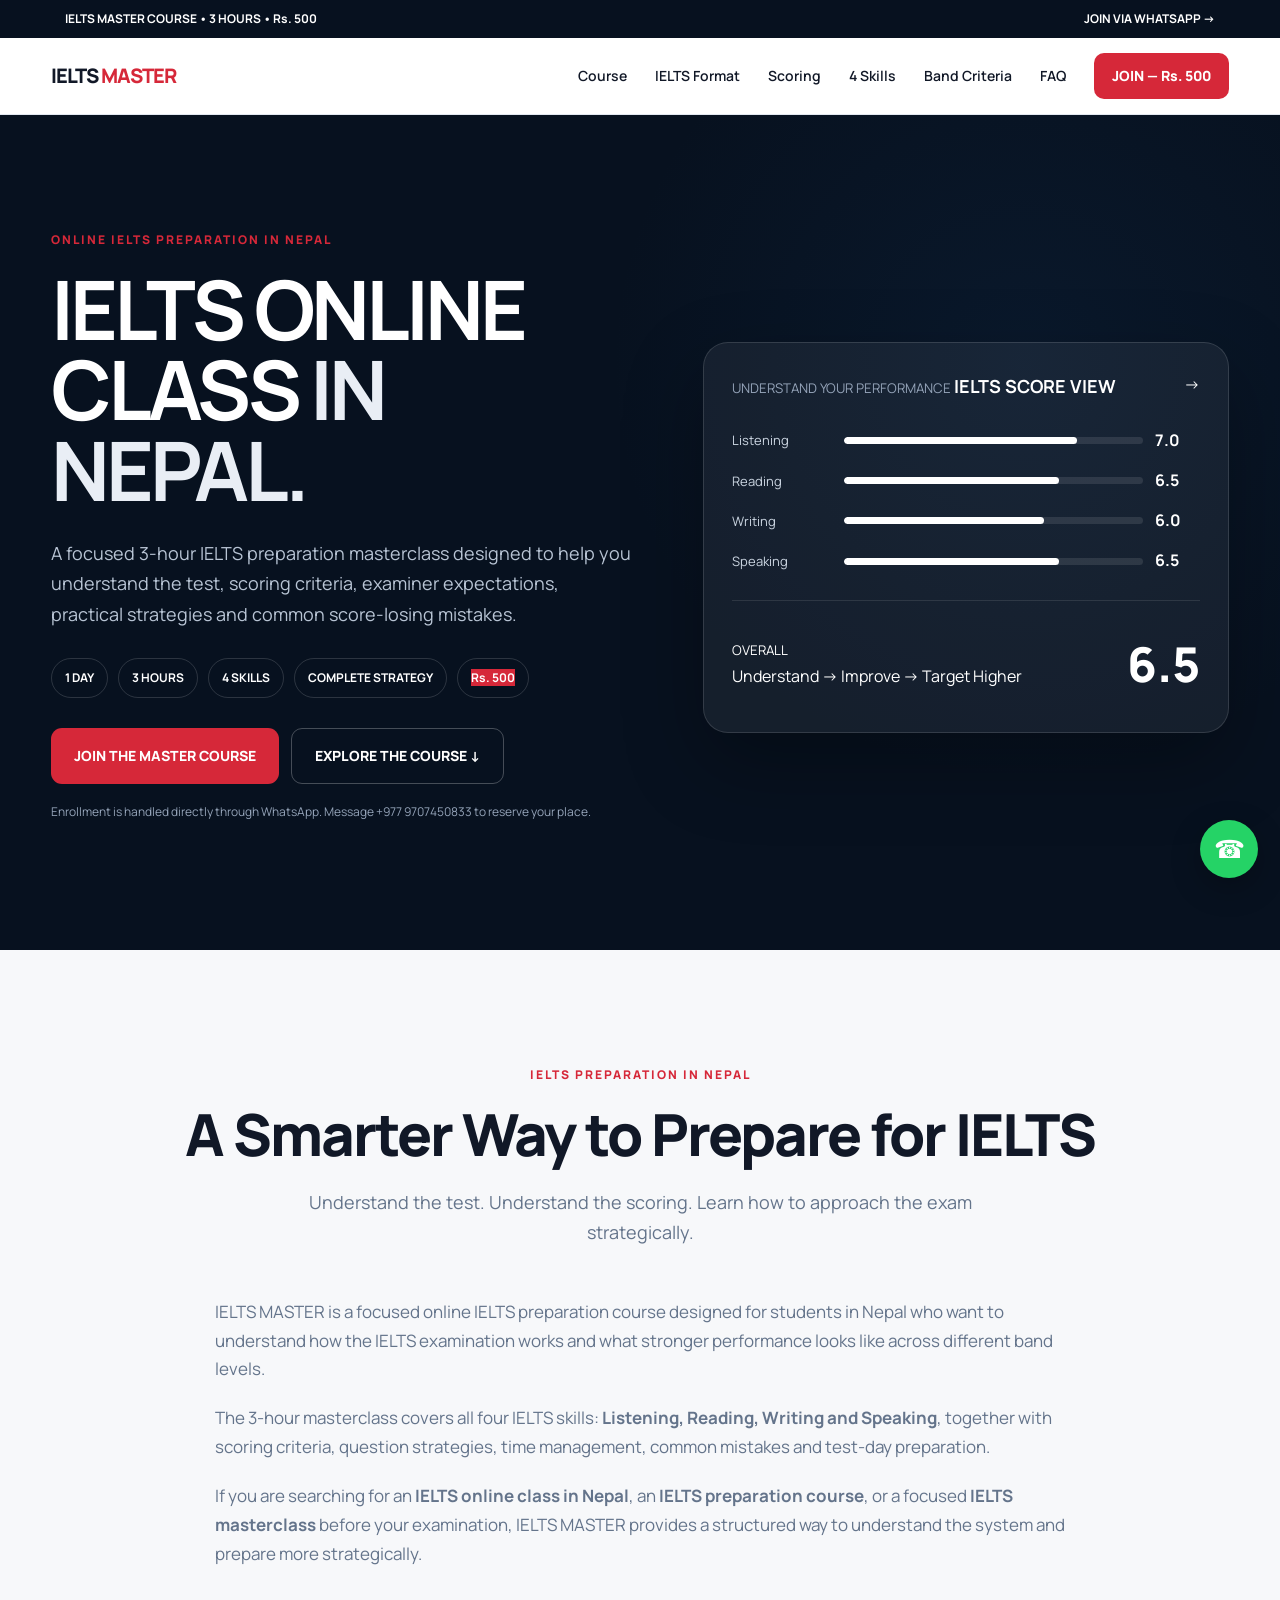
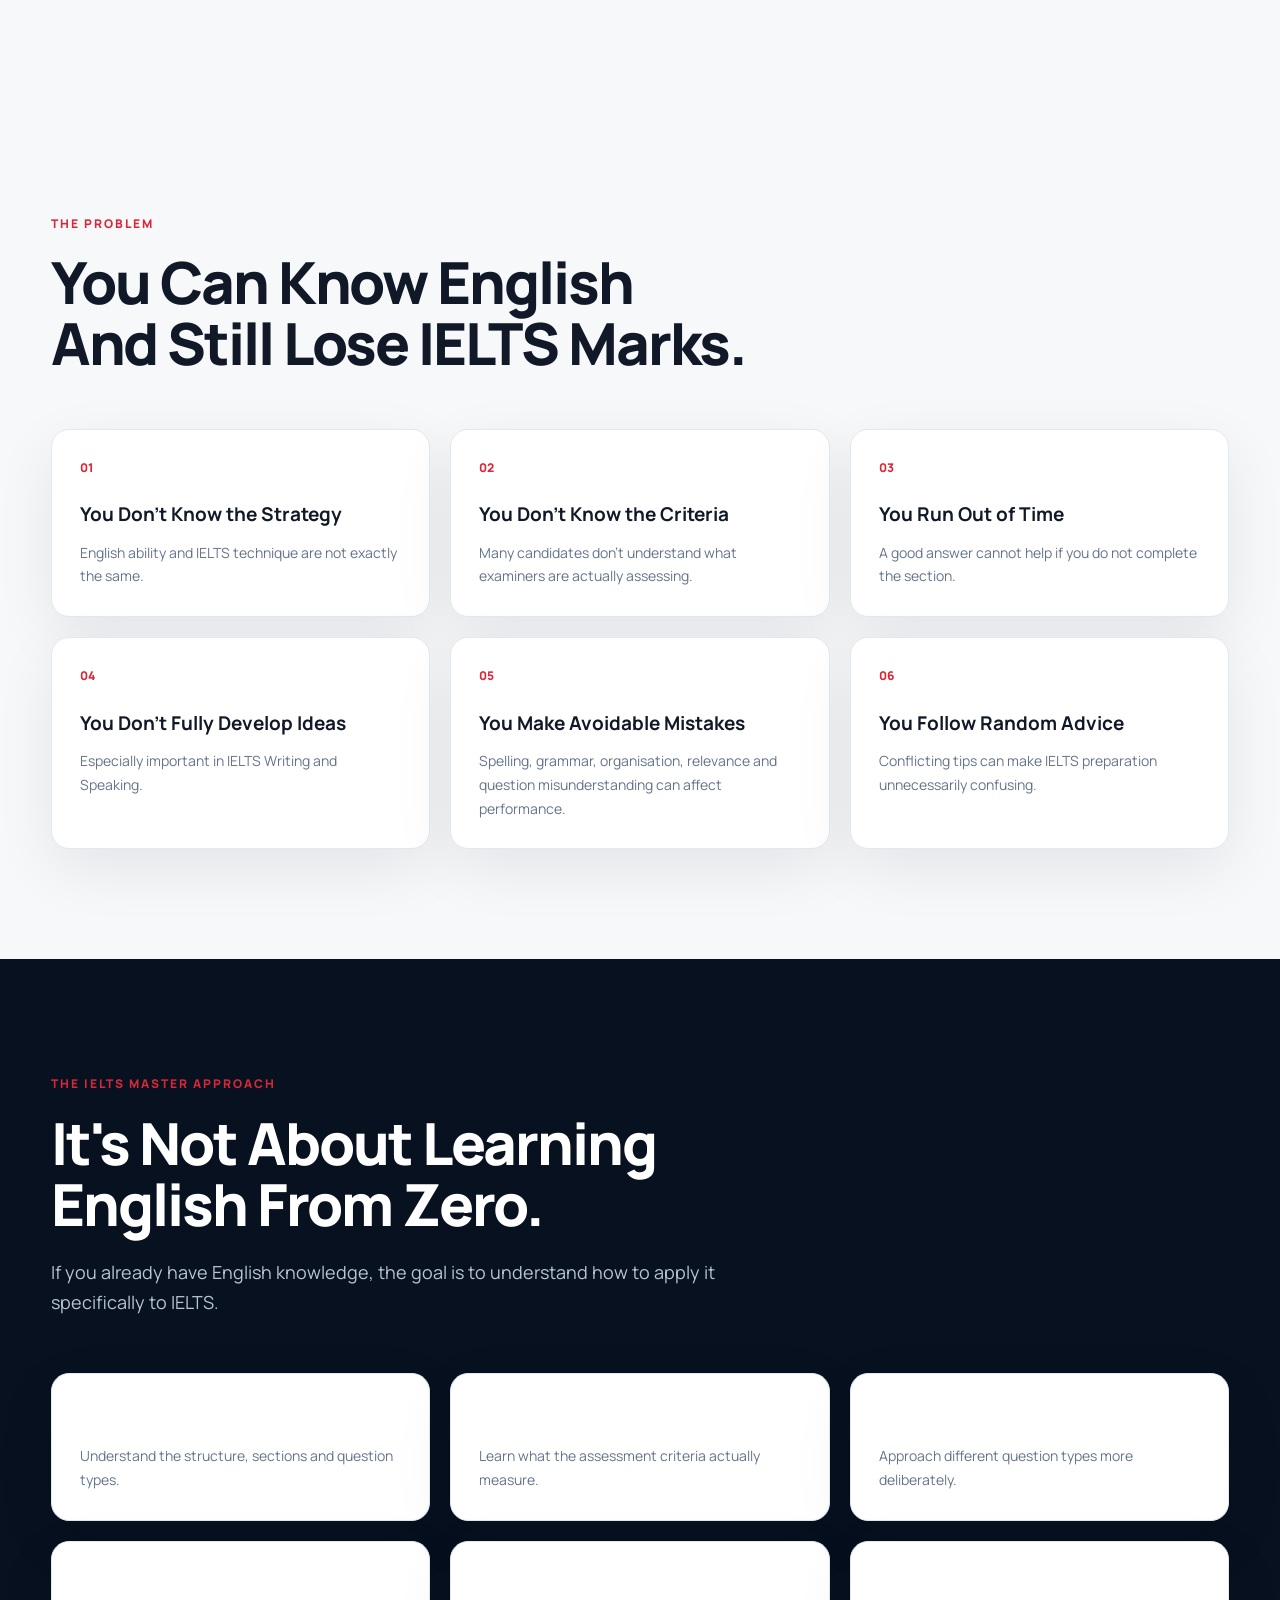
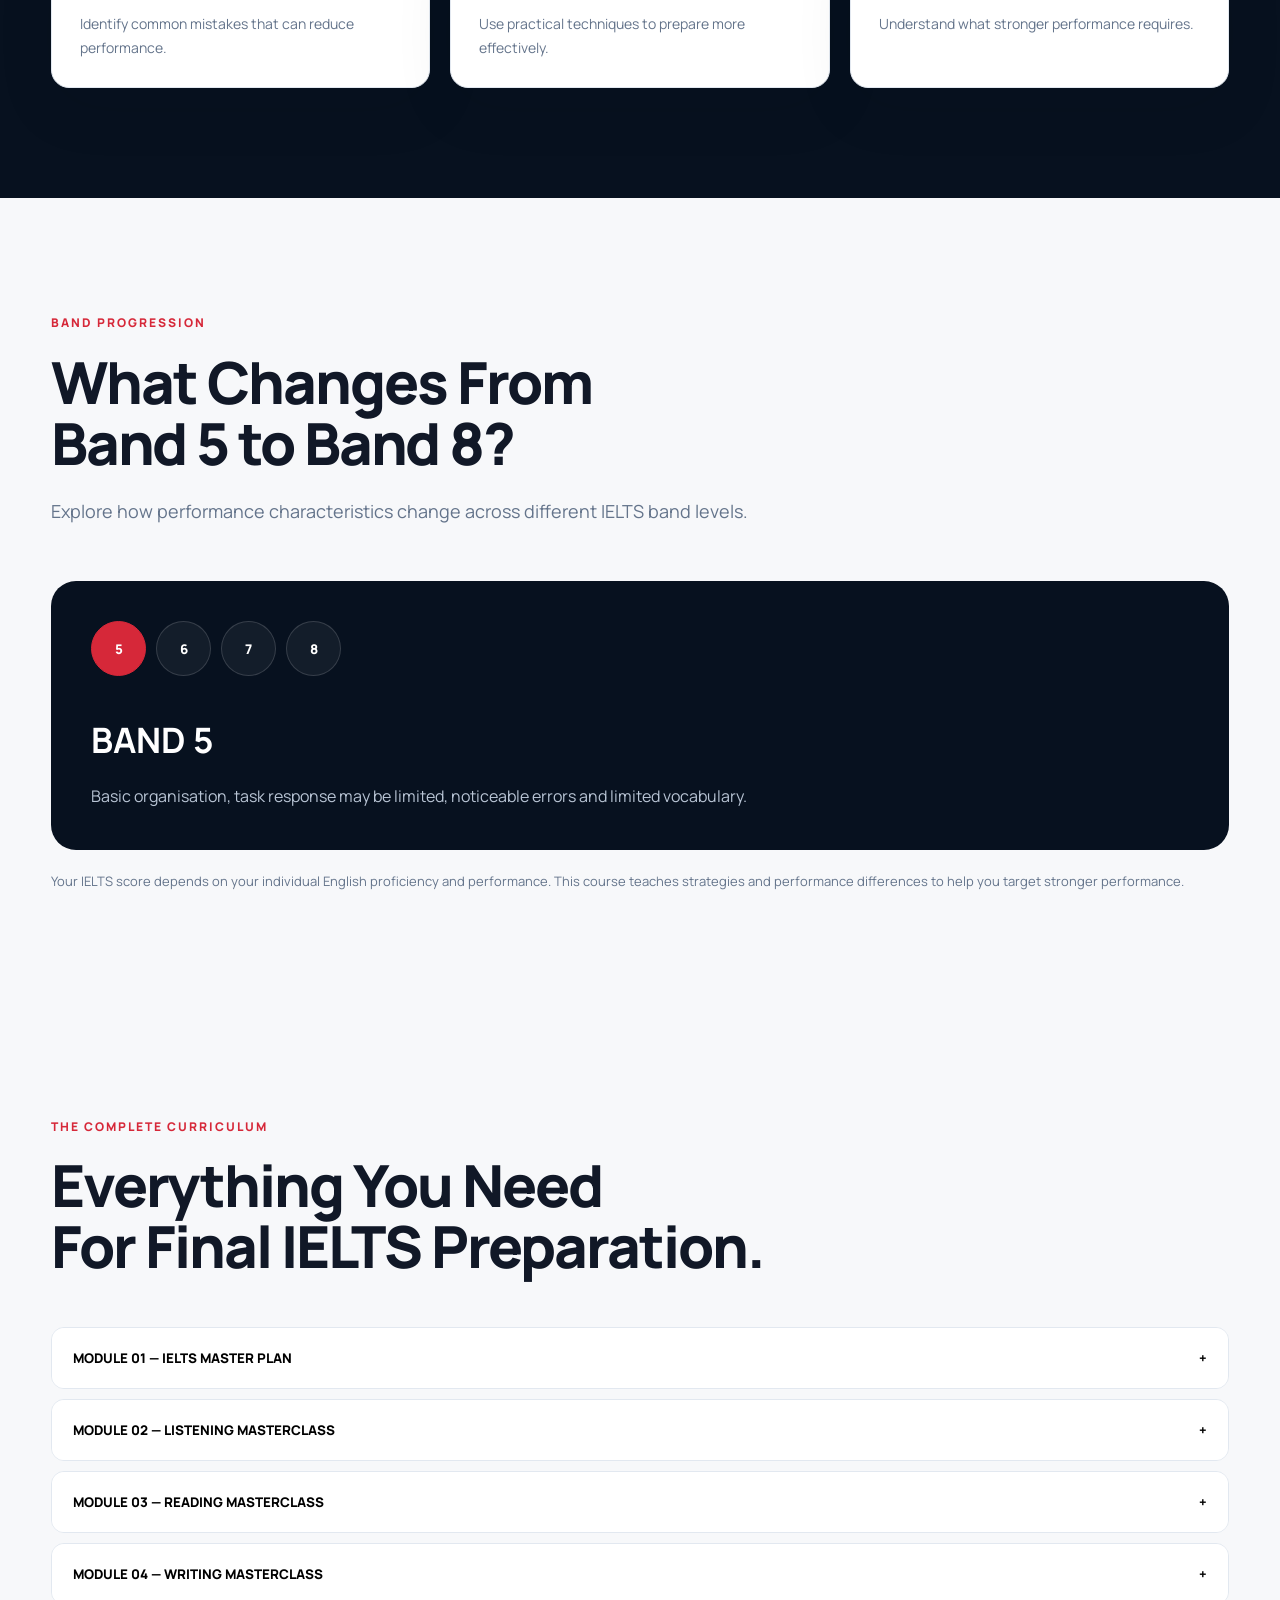
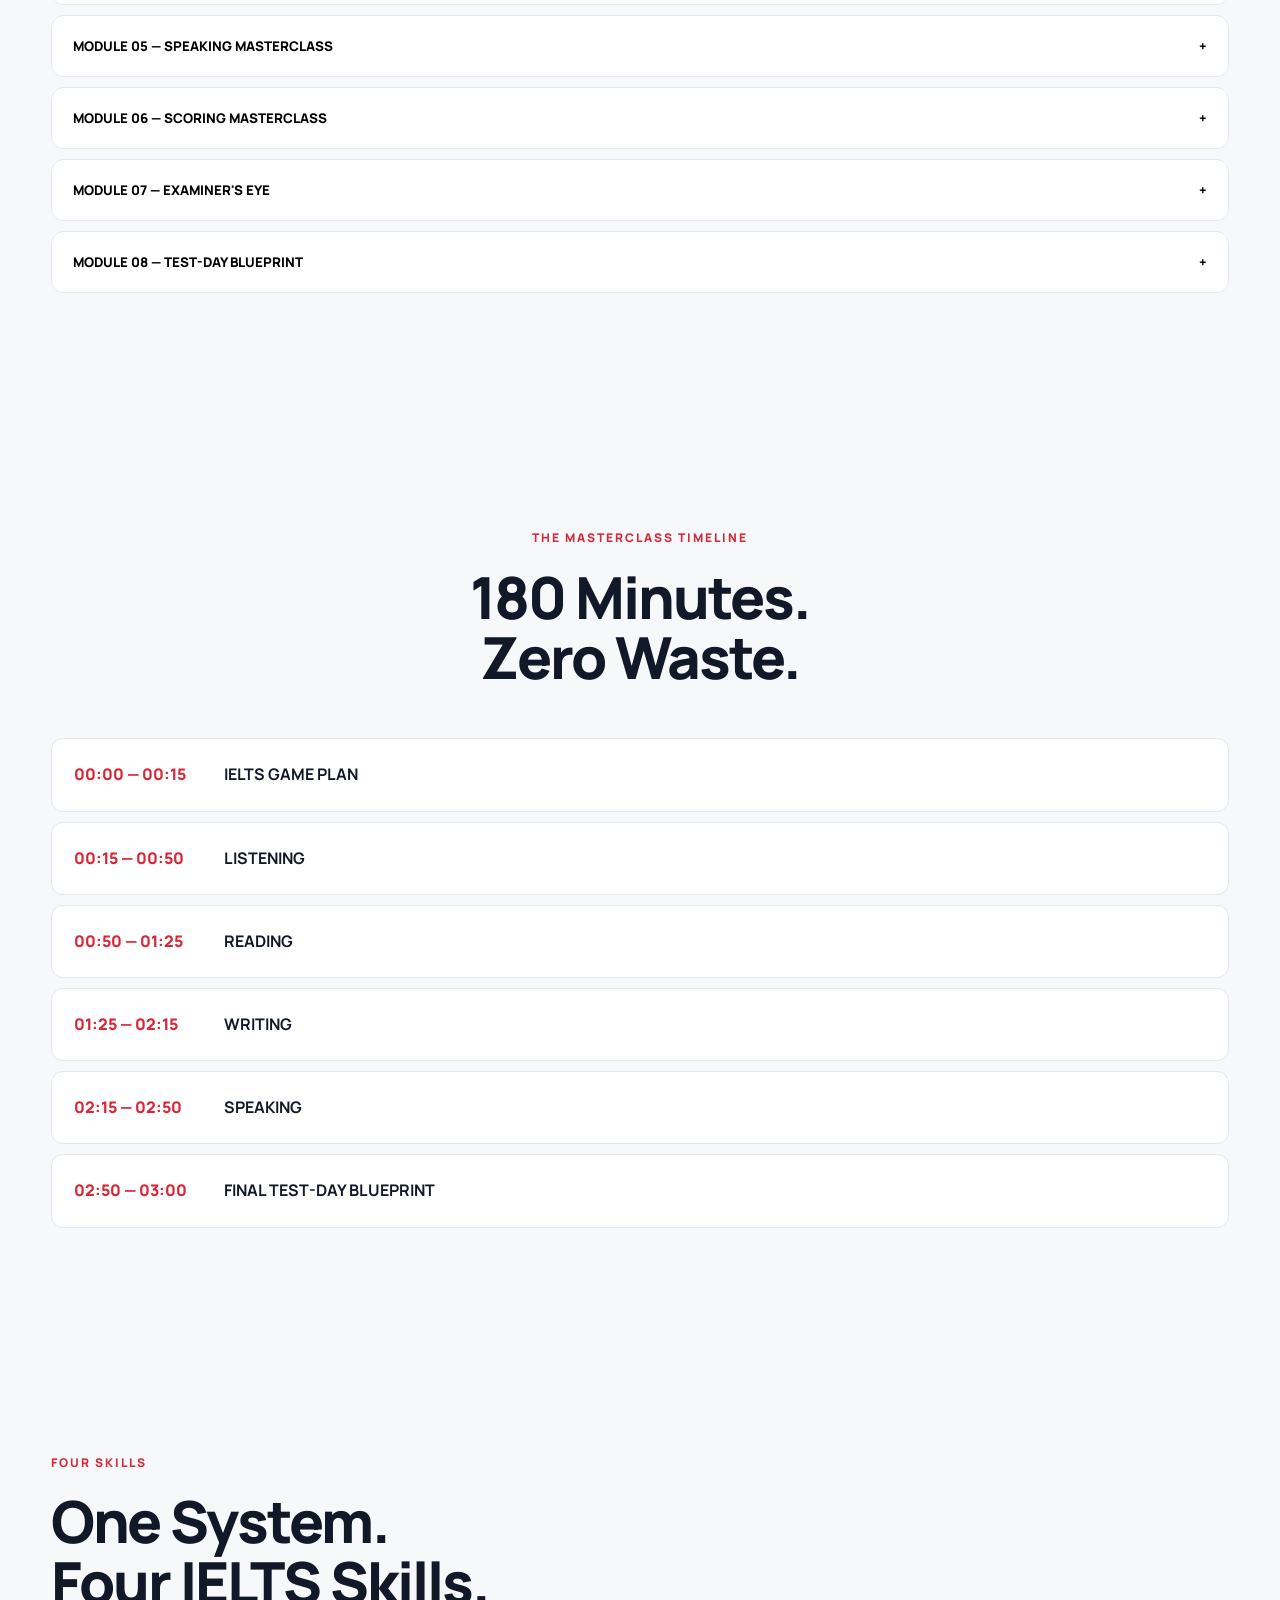
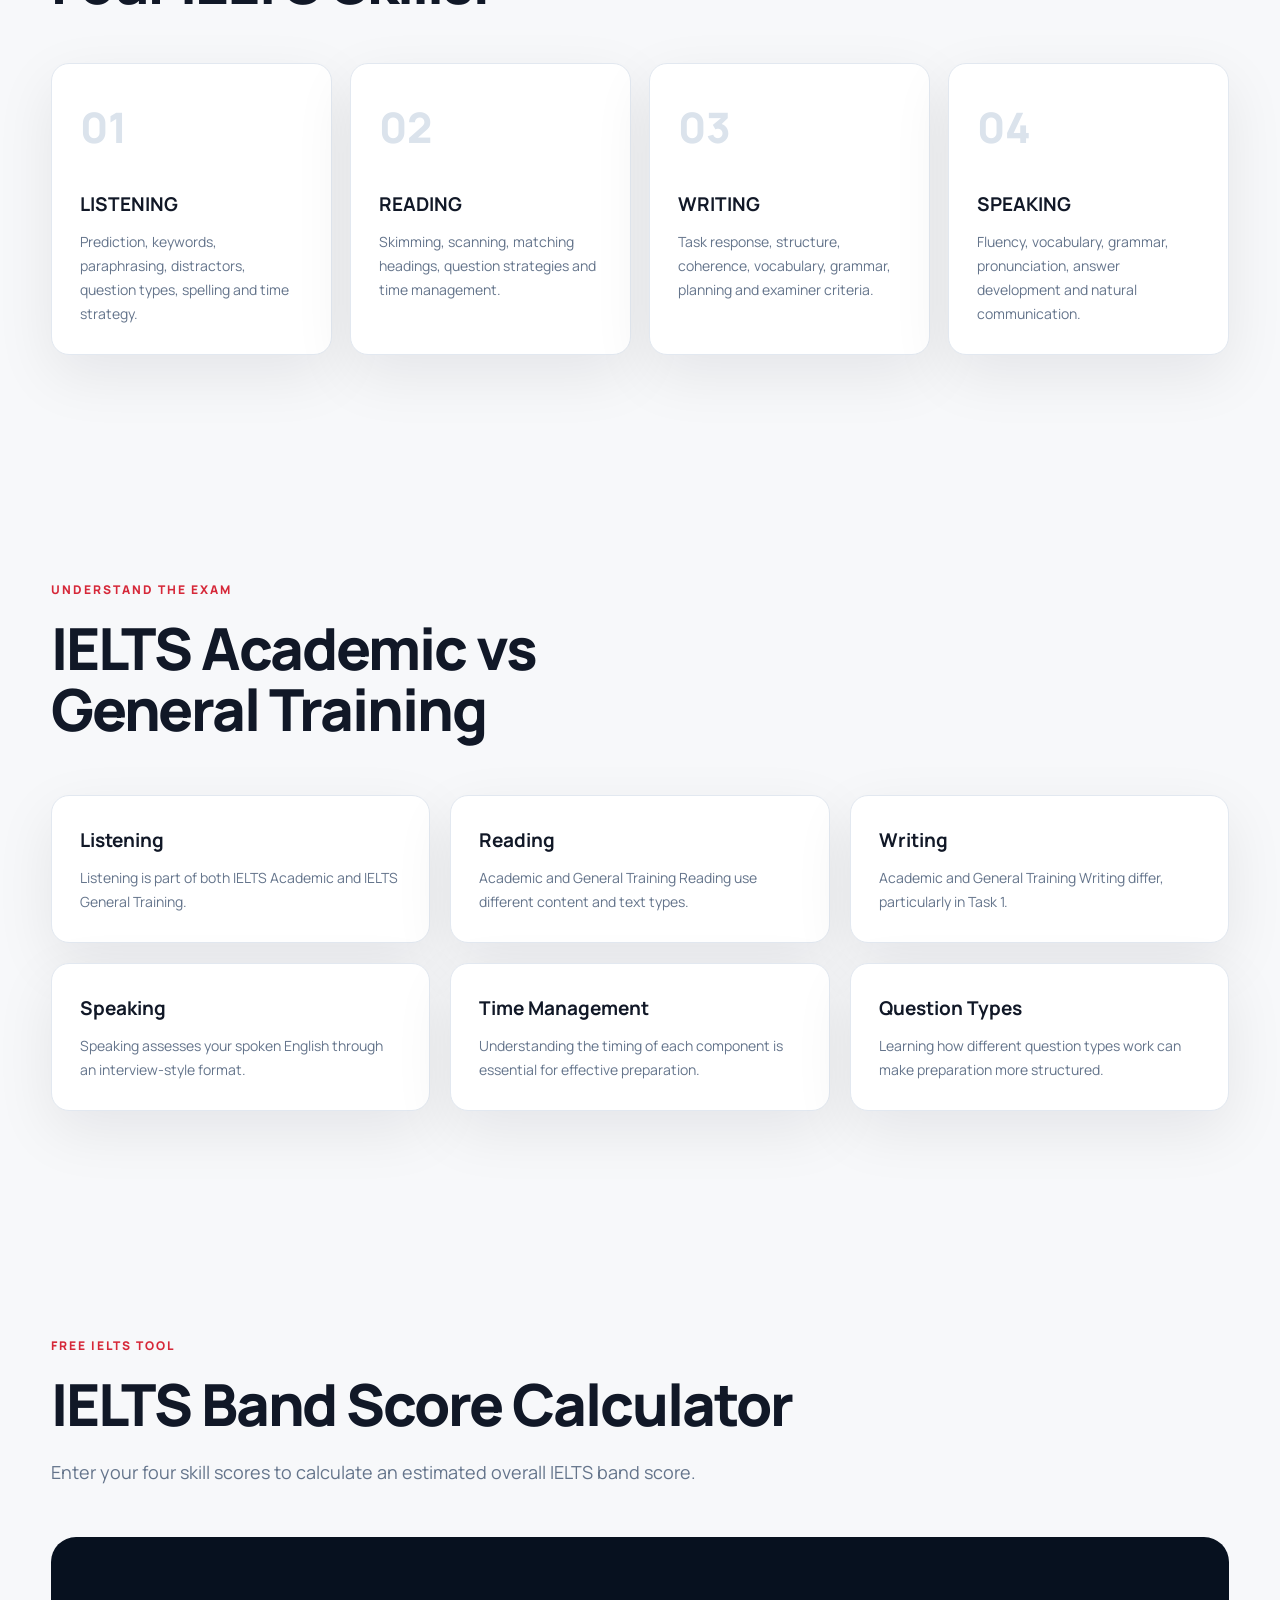
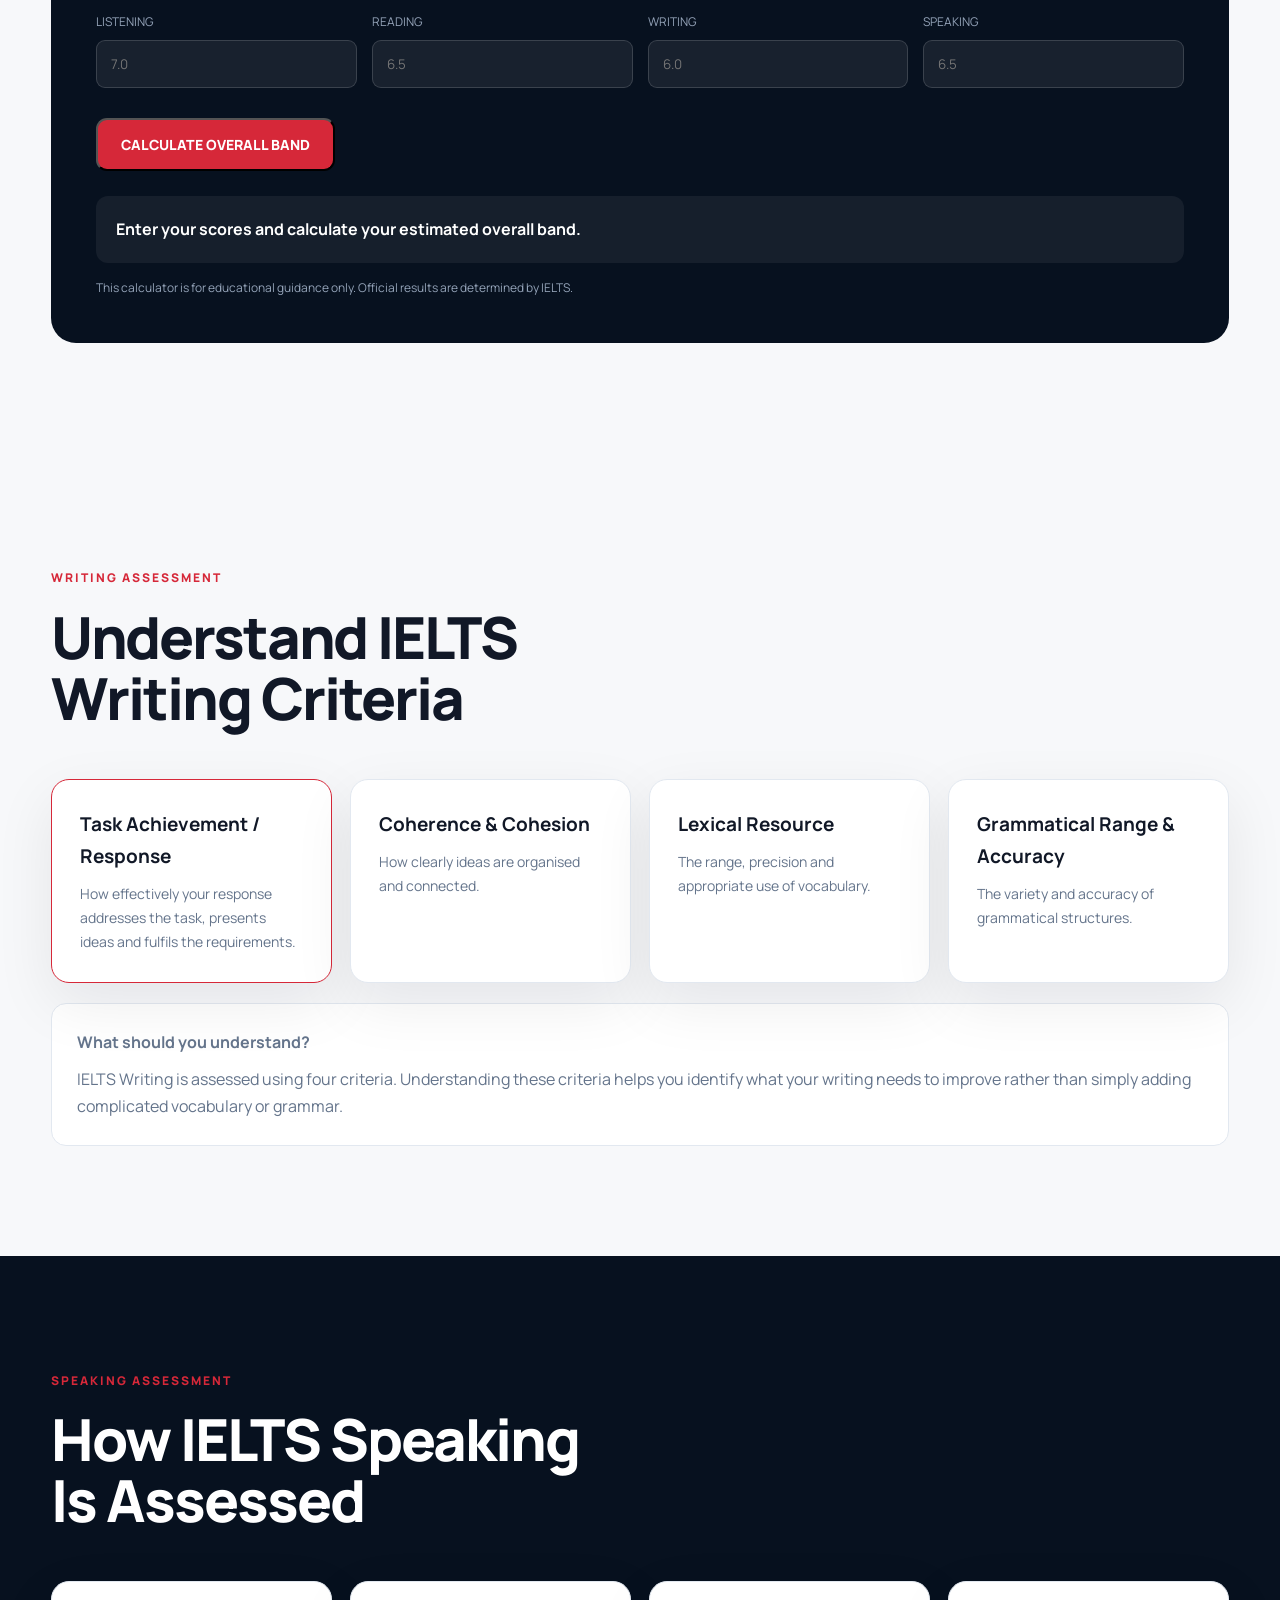
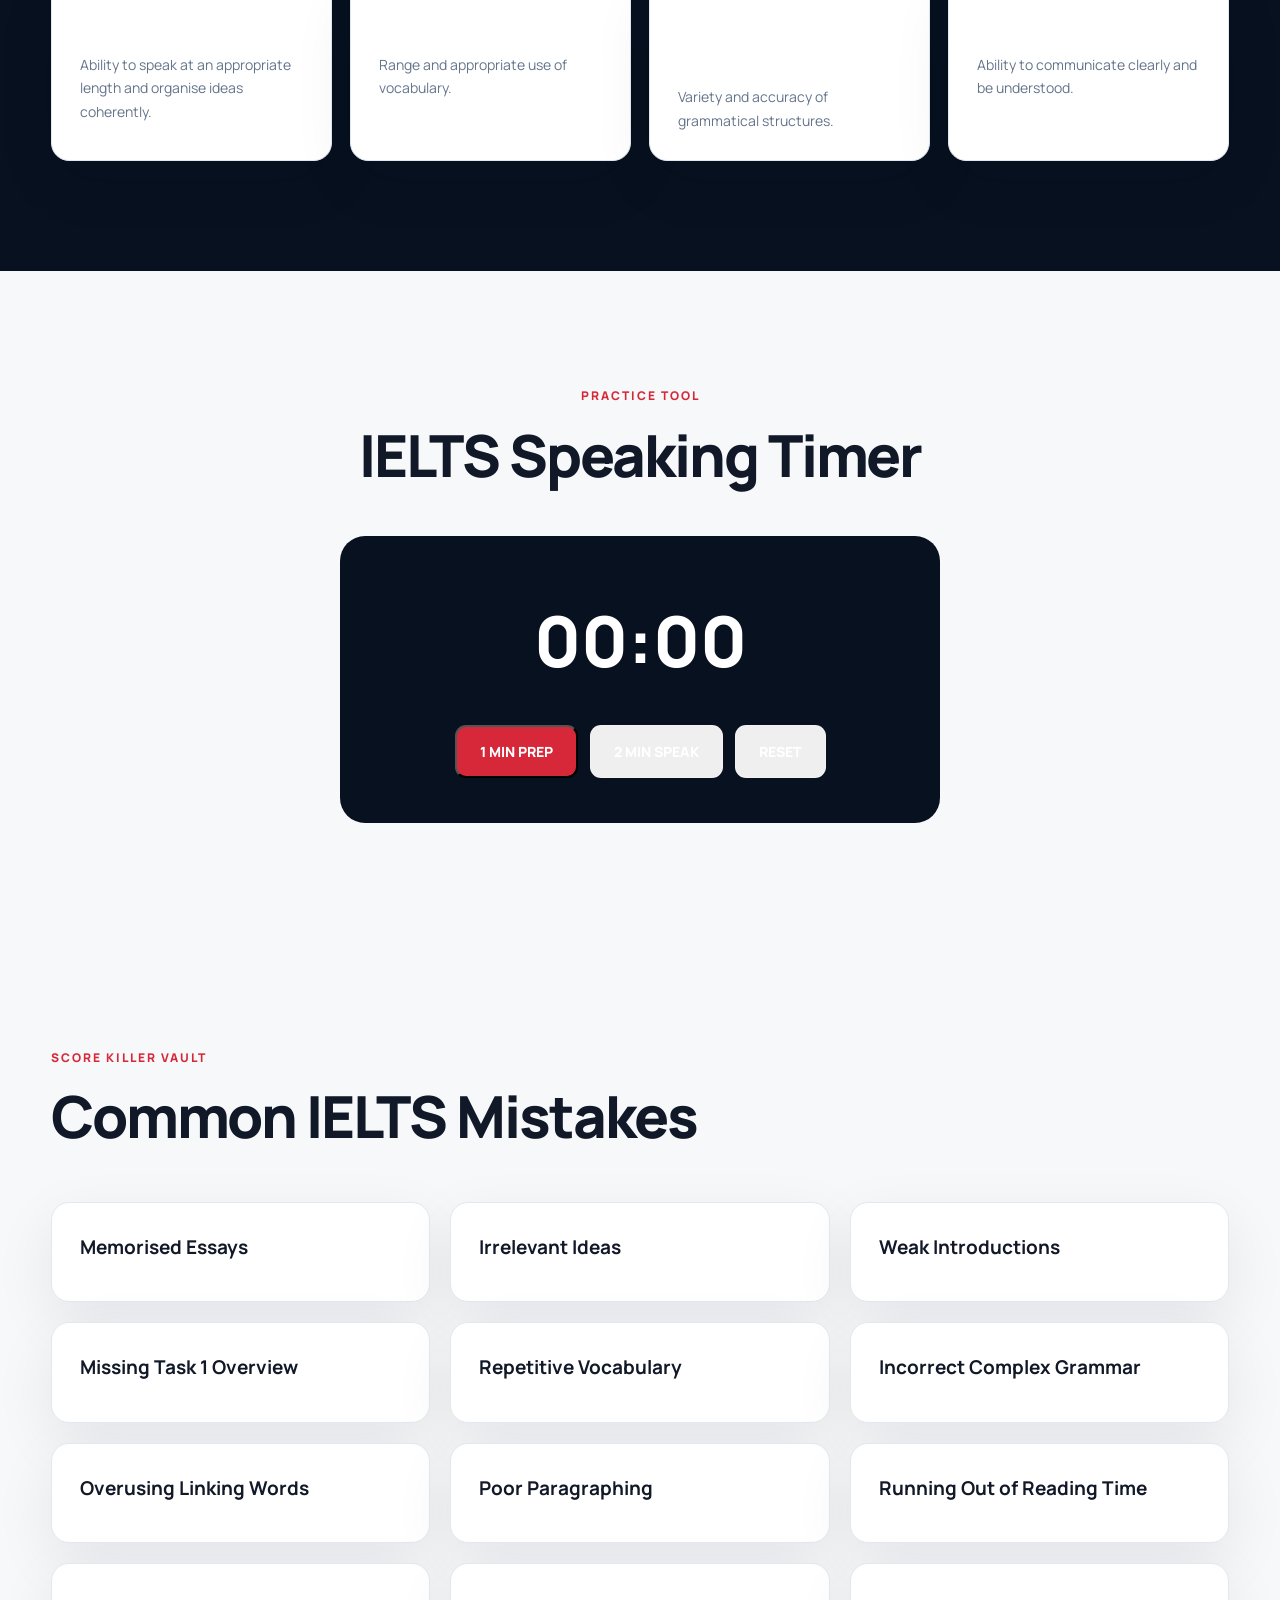
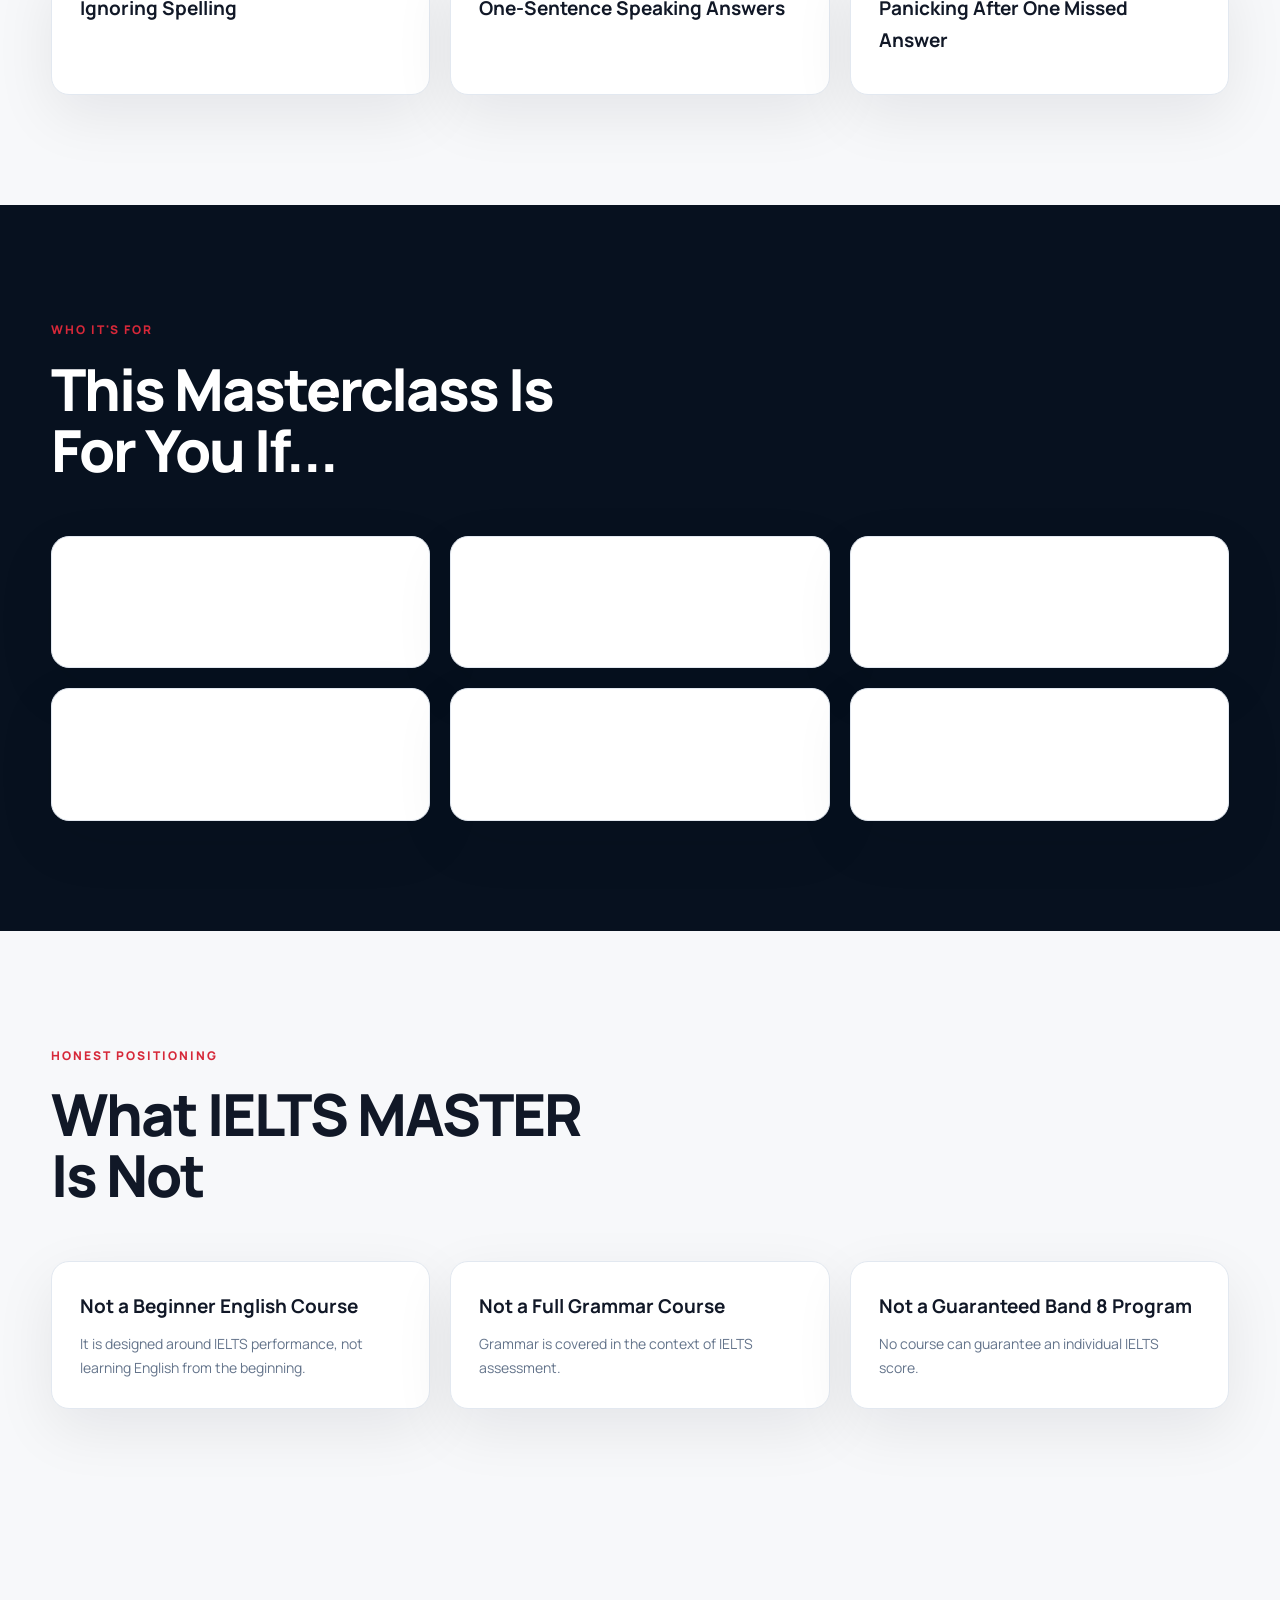
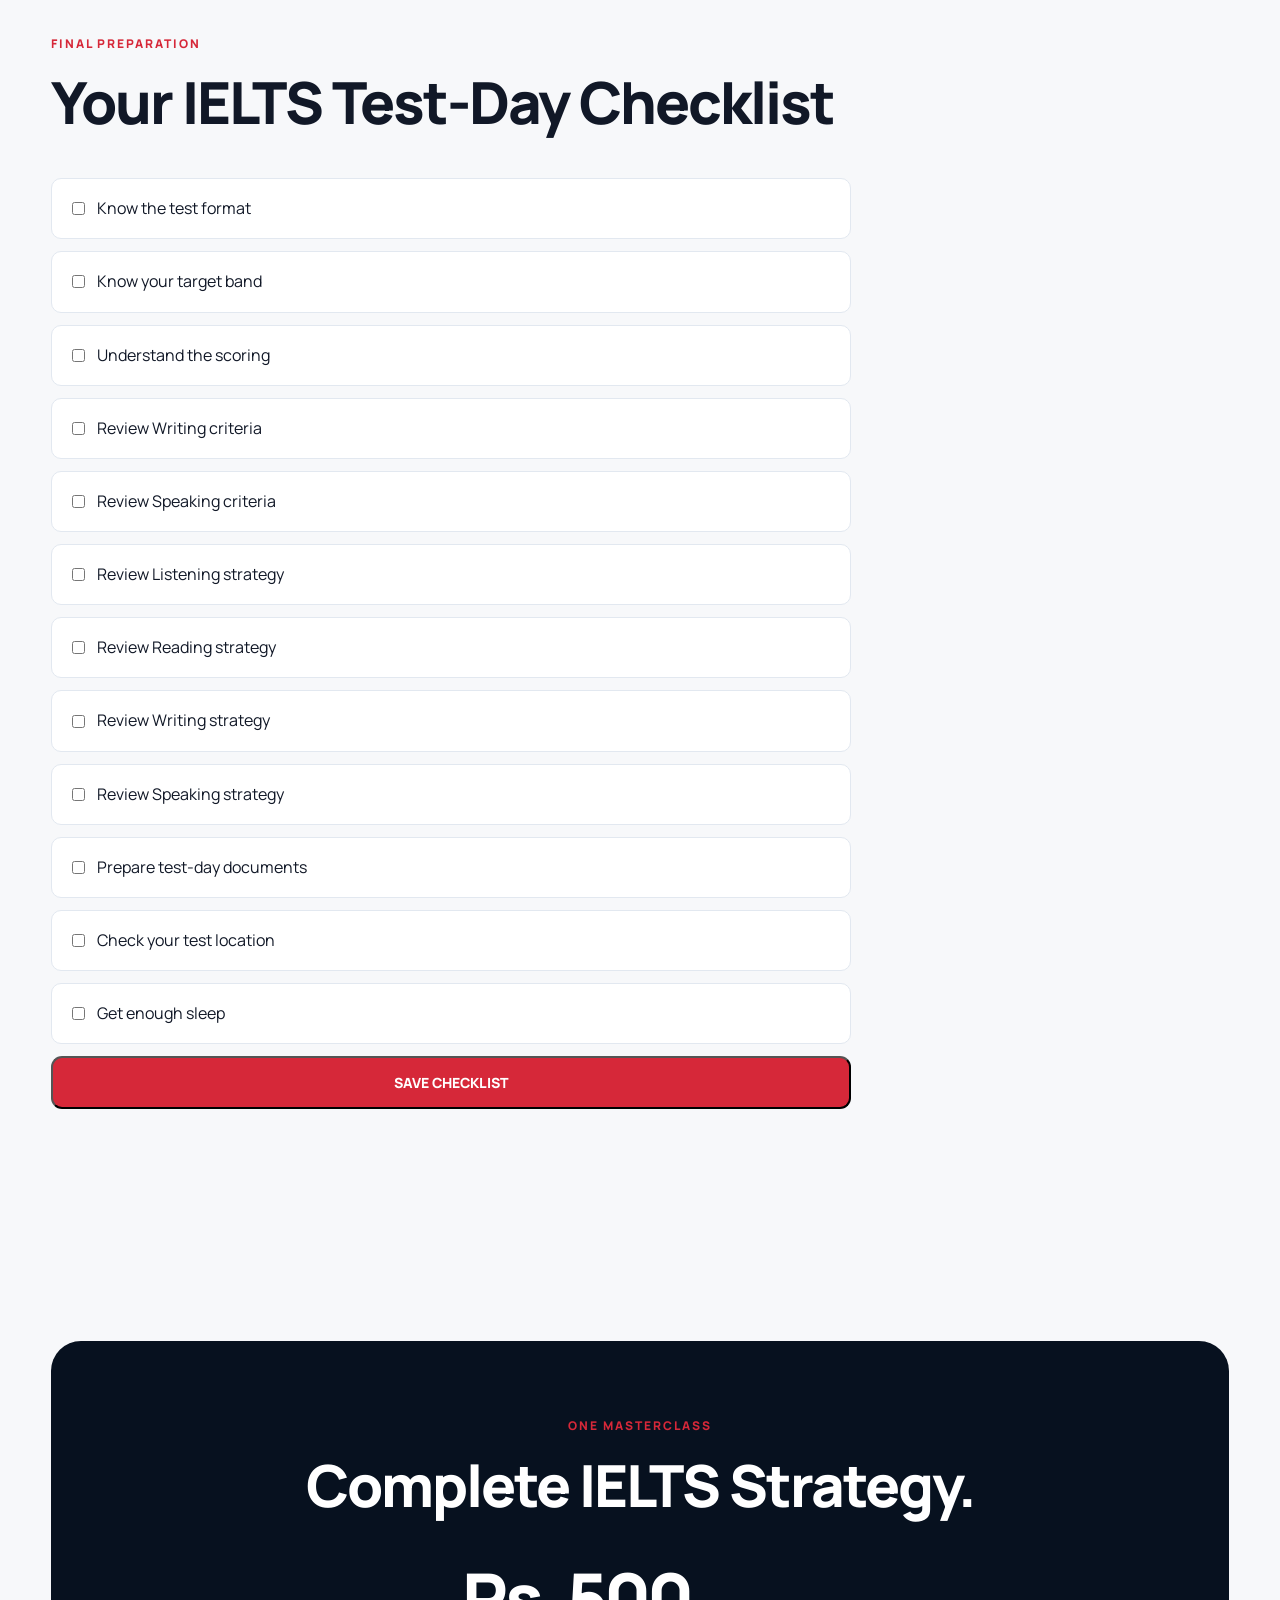
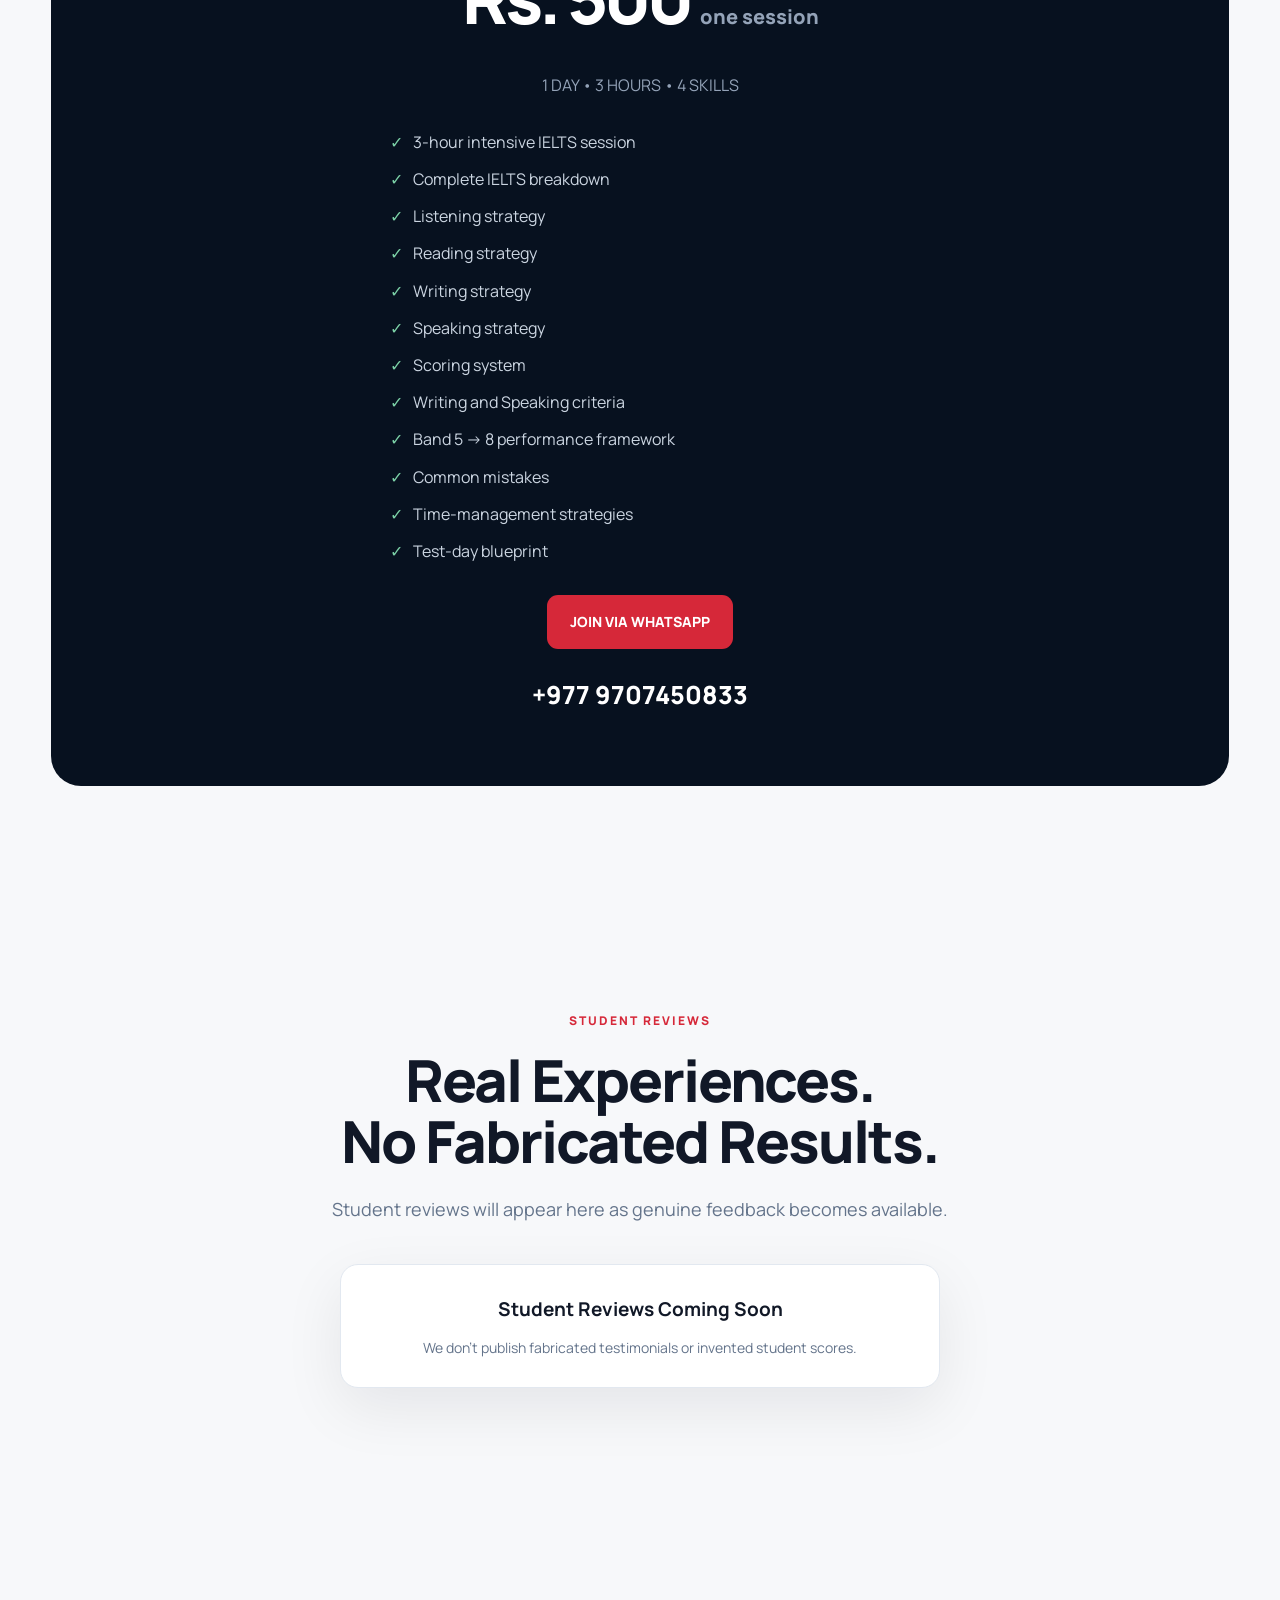
<file: index.html>
<!DOCTYPE html>
<html lang="en">
<head>
  <meta charset="UTF-8">

  <meta name="viewport" content="width=device-width, initial-scale=1.0">

  <!-- =========================
       PRIMARY SEO
  ========================== -->

  <title>IELTS Online Class in Nepal | IELTS Preparation Course — Rs. 500</title>

  <meta
    name="description"
    content="Looking for an IELTS online class in Nepal? IELTS MASTER is a focused 3-hour IELTS preparation masterclass covering Listening, Reading, Writing, Speaking, scoring criteria, practical strategies and test-day preparation for Rs. 500."
  >

  <meta
    name="robots"
    content="index, follow, max-image-preview:large"
  >

  <meta
    name="author"
    content="IELTS MASTER"
  >

  <meta
    name="theme-color"
    content="#07111F"
  >

  <link
    rel="canonical"
    href="https://ielts-rho-six.vercel.app/"
  >

  <!-- =========================
       GOOGLE SEARCH CONSOLE
  ========================== -->

  <meta
    name="google-site-verification"
    content="KUk1BWvpc7FkH9nBtjTTP6Vm0QsynYZ5Ma7dCumiK1g"
  >

  <!-- =========================
       FAVICON
  ========================== -->

  <link rel="icon" href="/favicon.png">

  <!-- =========================
       OPEN GRAPH
  ========================== -->

  <meta property="og:type" content="website">

  <meta
    property="og:url"
    content="https://ielts-rho-six.vercel.app/"
  >

  <meta
    property="og:title"
    content="IELTS Online Class in Nepal | IELTS MASTER"
  >

  <meta
    property="og:description"
    content="A focused 3-hour IELTS masterclass covering Listening, Reading, Writing, Speaking, scoring criteria, practical strategies and test-day preparation. Join for Rs. 500."
  >

  <meta
    property="og:image"
    content="https://ielts-rho-six.vercel.app/og-image.jpg"
  >

  <meta
    property="og:image:alt"
    content="IELTS MASTER — Online IELTS Preparation in Nepal"
  >

  <meta
    property="og:site_name"
    content="IELTS MASTER"
  >

  <meta property="og:locale" content="en_NP">

  <!-- =========================
       TWITTER
  ========================== -->

  <meta name="twitter:card" content="summary_large_image">

  <meta
    name="twitter:title"
    content="IELTS Online Class in Nepal | IELTS MASTER"
  >

  <meta
    name="twitter:description"
    content="Prepare smarter for IELTS with a focused 3-hour masterclass covering all four skills, scoring criteria, practical strategies and test-day preparation."
  >

  <meta
    name="twitter:image"
    content="https://ielts-rho-six.vercel.app/og-image.jpg"
  >

  <!-- =========================
       FONT
  ========================== -->

  <link rel="preconnect" href="https://fonts.googleapis.com">

  <link
    rel="preconnect"
    href="https://fonts.gstatic.com"
    crossorigin
  >

  <link
    href="https://fonts.googleapis.com/css2?family=Manrope:wght@400;500;600;700;800&display=swap"
    rel="stylesheet"
  >

  <!-- =========================
       COURSE STRUCTURED DATA
  ========================== -->

  <script type="application/ld+json">
  {
    "@context": "https://schema.org",
    "@type": "Course",
    "name": "IELTS MASTER Course",
    "description": "A focused 3-hour online IELTS preparation masterclass for students in Nepal covering Listening, Reading, Writing, Speaking, scoring criteria, practical strategies, common mistakes and test-day preparation.",
    "provider": {
      "@type": "Organization",
      "name": "IELTS MASTER",
      "url": "https://ielts-rho-six.vercel.app/"
    },
    "offers": {
      "@type": "Offer",
      "price": "500",
      "priceCurrency": "NPR",
      "availability": "https://schema.org/InStock"
    },
    "hasCourseInstance": {
      "@type": "CourseInstance",
      "courseMode": "Online",
      "inLanguage": "en"
    }
  }
  </script>

  <!-- =========================
       WEBSITE STRUCTURED DATA
  ========================== -->

  <script type="application/ld+json">
  {
    "@context": "https://schema.org",
    "@type": "WebSite",
    "name": "IELTS MASTER",
    "url": "https://ielts-rho-six.vercel.app/",
    "description": "IELTS online class and preparation resources for students in Nepal."
  }
  </script>

  <!-- =========================
       CSS
  ========================== -->

  <style>

    :root {
      --navy: #07111F;
      --blue: #163B65;
      --red: #D62839;
      --red-dark: #b51f30;

      --background: #F7F8FA;
      --white: #FFFFFF;

      --text: #111827;
      --muted: #64748B;

      --border: #E2E8F0;

      --radius: 18px;
      --shadow: 0 20px 60px rgba(7, 17, 31, 0.08);
    }

    * {
      margin: 0;
      padding: 0;
      box-sizing: border-box;
    }

    html {
      scroll-behavior: smooth;
    }

    body {
      font-family: "Manrope", sans-serif;
      background: var(--background);
      color: var(--text);
      line-height: 1.7;
      overflow-x: hidden;
    }

    a {
      text-decoration: none;
      color: inherit;
    }

    button,
    input {
      font-family: inherit;
    }

    img {
      max-width: 100%;
      display: block;
    }

    .container {
      width: min(1180px, 92%);
      margin: auto;
    }

    .section {
      padding: 110px 0;
    }

    .dark {
      background: var(--navy);
      color: white;
    }

    .eyebrow {
      display: inline-block;
      font-size: 12px;
      font-weight: 800;
      letter-spacing: 2px;
      color: var(--red);
      margin-bottom: 18px;
    }

    .section-title {
      font-size: clamp(34px, 5vw, 58px);
      line-height: 1.05;
      letter-spacing: -2px;
      margin-bottom: 22px;
      font-weight: 800;
    }

    .section-subtitle {
      color: var(--muted);
      max-width: 720px;
      font-size: 18px;
    }

    .text-center {
      text-align: center;
    }

    /* =========================
       ANNOUNCEMENT
    ========================== */

    .announcement {
      background: var(--navy);
      color: white;
      padding: 9px 15px;
      font-size: 12px;
      font-weight: 700;
    }

    .announcement-inner {
      display: flex;
      justify-content: space-between;
      align-items: center;
      gap: 20px;
    }

    .announcement a {
      color: white;
    }

    /* =========================
       NAVBAR
    ========================== */

    nav {
      position: sticky;
      top: 0;
      z-index: 1000;
      background: rgba(255,255,255,.94);
      backdrop-filter: blur(15px);
      border-bottom: 1px solid var(--border);
    }

    .nav-inner {
      height: 76px;
      display: flex;
      align-items: center;
      justify-content: space-between;
    }

    .logo {
      font-weight: 800;
      font-size: 20px;
      letter-spacing: -1px;
    }

    .logo span {
      color: var(--red);
    }

    .nav-links {
      display: flex;
      align-items: center;
      gap: 28px;
      font-size: 14px;
      font-weight: 600;
    }

    .nav-links a:hover {
      color: var(--red);
    }

    .nav-cta {
      background: var(--red);
      color: white;
      padding: 11px 18px;
      border-radius: 10px;
      font-weight: 800;
    }

    .menu-btn {
      display: none;
      border: 0;
      background: transparent;
      font-size: 25px;
      cursor: pointer;
    }

    /* =========================
       HERO
    ========================== */

    .hero {
      background:
        radial-gradient(
          circle at 80% 30%,
          rgba(22,59,101,.18),
          transparent 35%
        ),
        var(--navy);

      color: white;
      padding: 110px 0 100px;
    }

    .hero-grid {
      display: grid;
      grid-template-columns: 1.05fr .95fr;
      align-items: center;
      gap: 70px;
    }

    .hero h1 {
      font-size: clamp(48px, 7vw, 82px);
      line-height: .98;
      letter-spacing: -4px;
      margin-bottom: 28px;
    }

    .hero h1 span {
      color: #e9eef5;
    }

    .hero p {
      color: #b8c4d4;
      font-size: 18px;
      max-width: 680px;
      margin-bottom: 28px;
    }

    .hero-meta {
      display: flex;
      flex-wrap: wrap;
      gap: 10px;
      margin-bottom: 30px;
    }

    .hero-meta span {
      padding: 9px 13px;
      border: 1px solid rgba(255,255,255,.15);
      border-radius: 100px;
      font-size: 12px;
      font-weight: 700;
    }

    .hero-meta strong {
      background: var(--red);
      border-color: var(--red);
    }

    .buttons {
      display: flex;
      gap: 12px;
      flex-wrap: wrap;
    }

    .btn {
      display: inline-flex;
      align-items: center;
      justify-content: center;
      padding: 15px 23px;
      border-radius: 11px;
      font-size: 14px;
      font-weight: 800;
      transition: .25s ease;
      cursor: pointer;
    }

    .btn-red {
      background: var(--red);
      color: white;
    }

    .btn-red:hover {
      background: var(--red-dark);
      transform: translateY(-2px);
    }

    .btn-outline {
      color: white;
      border: 1px solid rgba(255,255,255,.25);
    }

    .btn-outline:hover {
      background: white;
      color: var(--navy);
    }

    .hero-note {
      font-size: 12px !important;
      color: #94a3b8 !important;
      margin-top: 18px;
    }

    /* SCORE DASHBOARD */

    .score-dashboard {
      background: rgba(255,255,255,.06);
      border: 1px solid rgba(255,255,255,.13);
      border-radius: 25px;
      padding: 28px;
      box-shadow: 0 30px 80px rgba(0,0,0,.3);
    }

    .score-header {
      display: flex;
      justify-content: space-between;
      margin-bottom: 25px;
    }

    .score-header small {
      color: #94a3b8;
    }

    .score-header strong {
      font-size: 18px;
    }

    .score-list {
      display: grid;
      gap: 13px;
    }

    .score-row {
      display: grid;
      grid-template-columns: 100px 1fr 45px;
      gap: 12px;
      align-items: center;
    }

    .score-row span {
      font-size: 13px;
      color: #cbd5e1;
    }

    .score-bar {
      height: 7px;
      background: rgba(255,255,255,.1);
      border-radius: 100px;
      overflow: hidden;
    }

    .score-bar div {
      height: 100%;
      background: white;
      border-radius: inherit;
    }

    .overall {
      margin-top: 25px;
      padding-top: 22px;
      border-top: 1px solid rgba(255,255,255,.1);
      display: flex;
      justify-content: space-between;
      align-items: center;
    }

    .overall-number {
      font-size: 48px;
      font-weight: 800;
    }

    /* =========================
       CARDS
    ========================== */

    .grid-3 {
      display: grid;
      grid-template-columns: repeat(3,1fr);
      gap: 20px;
      margin-top: 55px;
    }

    .grid-4 {
      display: grid;
      grid-template-columns: repeat(4,1fr);
      gap: 18px;
      margin-top: 50px;
    }

    .card {
      background: white;
      border: 1px solid var(--border);
      border-radius: var(--radius);
      padding: 28px;
      box-shadow: var(--shadow);
    }

    .card h3 {
      font-size: 19px;
      margin-bottom: 10px;
    }

    .card p {
      color: var(--muted);
      font-size: 14px;
    }

    .number {
      font-size: 12px;
      font-weight: 800;
      color: var(--red);
      margin-bottom: 20px;
    }

    /* =========================
       SEO CONTENT
    ========================== */

    .seo-content {
      max-width: 850px;
      margin: 50px auto 0;
      font-size: 17px;
    }

    .seo-content p {
      margin-bottom: 20px;
      color: var(--muted);
    }

    /* =========================
       BAND SLIDER
    ========================== */

    .band-box {
      margin-top: 55px;
      background: var(--navy);
      color: white;
      padding: 40px;
      border-radius: 25px;
    }

    .band-buttons {
      display: flex;
      gap: 10px;
      margin-bottom: 35px;
      flex-wrap: wrap;
    }

    .band-buttons button {
      width: 55px;
      height: 55px;
      border-radius: 50%;
      border: 1px solid rgba(255,255,255,.15);
      background: rgba(255,255,255,.05);
      color: white;
      cursor: pointer;
      font-weight: 800;
    }

    .band-buttons button.active {
      background: var(--red);
      border-color: var(--red);
    }

    #bandTitle {
      font-size: 35px;
      margin-bottom: 12px;
    }

    #bandDescription {
      color: #b8c4d4;
      max-width: 750px;
    }

    /* =========================
       CURRICULUM
    ========================== */

    .accordion {
      margin-top: 50px;
    }

    .module {
      background: white;
      border: 1px solid var(--border);
      margin-bottom: 10px;
      border-radius: 13px;
      overflow: hidden;
    }

    .module button {
      width: 100%;
      border: 0;
      background: white;
      padding: 21px;
      text-align: left;
      display: flex;
      justify-content: space-between;
      font-weight: 800;
      cursor: pointer;
    }

    .module-content {
      display: none;
      padding: 0 21px 21px;
      color: var(--muted);
    }

    .module.open .module-content {
      display: block;
    }

    /* =========================
       SKILLS
    ========================== */

    .skill-card {
      min-height: 280px;
    }

    .skill-card .skill-number {
      font-size: 42px;
      font-weight: 800;
      color: #dbe3ec;
      margin-bottom: 25px;
    }

    /* =========================
       CALCULATOR
    ========================== */

    .calculator {
      background: var(--navy);
      color: white;
      padding: 45px;
      border-radius: 25px;
      margin-top: 50px;
    }

    .calc-grid {
      display: grid;
      grid-template-columns: repeat(4,1fr);
      gap: 15px;
      margin: 30px 0;
    }

    .calc-input label {
      display: block;
      font-size: 12px;
      color: #94a3b8;
      margin-bottom: 7px;
    }

    .calc-input input {
      width: 100%;
      padding: 14px;
      border-radius: 9px;
      border: 1px solid rgba(255,255,255,.15);
      background: rgba(255,255,255,.07);
      color: white;
      outline: none;
    }

    .calc-result {
      margin-top: 25px;
      padding: 20px;
      background: rgba(255,255,255,.06);
      border-radius: 12px;
      font-weight: 700;
    }

    /* =========================
       CRITERIA
    ========================== */

    .criteria-card {
      cursor: pointer;
      transition: .25s ease;
    }

    .criteria-card:hover {
      transform: translateY(-5px);
    }

    .criteria-card.active {
      border-color: var(--red);
    }

    .criteria-detail {
      margin-top: 20px;
      padding: 25px;
      background: white;
      border: 1px solid var(--border);
      border-radius: 15px;
      color: var(--muted);
    }

    /* =========================
       TIMELINE
    ========================== */

    .timeline {
      margin-top: 50px;
      display: grid;
      gap: 10px;
    }

    .timeline-item {
      display: grid;
      grid-template-columns: 150px 1fr;
      background: white;
      border: 1px solid var(--border);
      padding: 22px;
      border-radius: 12px;
    }

    .timeline-time {
      color: var(--red);
      font-weight: 800;
    }

    /* =========================
       CHECKLIST
    ========================== */

    .checklist {
      margin-top: 45px;
      display: grid;
      gap: 12px;
      max-width: 800px;
    }

    .check-item {
      background: white;
      border: 1px solid var(--border);
      padding: 16px 20px;
      border-radius: 10px;
    }

    .check-item label {
      display: flex;
      gap: 12px;
      align-items: center;
    }

    /* =========================
       PRICING
    ========================== */

    .pricing {
      background: var(--navy);
      color: white;
      text-align: center;
      border-radius: 30px;
      padding: 70px 30px;
    }

    .price {
      font-size: 70px;
      font-weight: 800;
      letter-spacing: -4px;
      margin: 15px 0;
    }

    .price span {
      font-size: 20px;
      letter-spacing: 0;
      color: #94a3b8;
    }

    .price-list {
      max-width: 500px;
      margin: 30px auto;
      text-align: left;
      display: grid;
      gap: 10px;
    }

    .price-list li {
      list-style: none;
      color: #cbd5e1;
    }

    .price-list li::before {
      content: "✓";
      color: #7dd3a8;
      margin-right: 10px;
    }

    /* =========================
       FAQ
    ========================== */

    .faq {
      max-width: 850px;
      margin: 50px auto 0;
    }

    .faq-item {
      background: white;
      border: 1px solid var(--border);
      border-radius: 12px;
      margin-bottom: 10px;
      overflow: hidden;
    }

    .faq-question {
      width: 100%;
      padding: 20px;
      border: 0;
      background: white;
      text-align: left;
      font-weight: 800;
      cursor: pointer;
      display: flex;
      justify-content: space-between;
    }

    .faq-answer {
      display: none;
      padding: 0 20px 20px;
      color: var(--muted);
    }

    .faq-item.open .faq-answer {
      display: block;
    }

    /* =========================
       FINAL CTA
    ========================== */

    .final-cta {
      background: var(--navy);
      color: white;
      text-align: center;
      padding: 120px 20px;
    }

    .final-cta h2 {
      font-size: clamp(42px, 7vw, 76px);
      line-height: 1;
      letter-spacing: -3px;
      margin-bottom: 25px;
    }

    .phone {
      display: block;
      font-size: 25px;
      font-weight: 800;
      margin-top: 25px;
    }

    .copy-btn {
      margin-top: 15px;
      background: transparent;
      border: 1px solid rgba(255,255,255,.2);
      color: white;
      padding: 10px 16px;
      border-radius: 8px;
      cursor: pointer;
    }

    /* =========================
       FOOTER
    ========================== */

    footer {
      background: #030914;
      color: white;
      padding: 60px 0 100px;
    }

    footer p {
      color: #94a3b8;
      max-width: 700px;
      font-size: 13px;
      margin-top: 10px;
    }

    .footer-links {
      display: flex;
      flex-wrap: wrap;
      gap: 18px;
      margin: 30px 0;
      font-size: 13px;
    }

    /* =========================
       FLOATING WHATSAPP
    ========================== */

    .whatsapp {
      position: fixed;
      right: 22px;
      bottom: 22px;
      width: 58px;
      height: 58px;
      border-radius: 50%;
      background: #25D366;
      color: white;
      display: flex;
      align-items: center;
      justify-content: center;
      font-size: 25px;
      z-index: 2000;
      box-shadow: 0 10px 30px rgba(0,0,0,.25);
      animation: pulse 2.5s infinite;
    }

    @keyframes pulse {
      0%,100% {
        box-shadow: 0 10px 30px rgba(0,0,0,.25);
      }

      50% {
        box-shadow: 0 10px 35px rgba(37,211,102,.35);
      }
    }

    /* =========================
       MOBILE CTA
    ========================== */

    .mobile-cta {
      display: none;
    }

    /* =========================
       MOBILE
    ========================== */

    @media(max-width:900px) {

      .nav-links {
        display: none;
        position: absolute;
        top: 76px;
        left: 0;
        right: 0;
        background: white;
        padding: 25px;
        flex-direction: column;
        border-bottom: 1px solid var(--border);
      }

      .nav-links.active {
        display: flex;
      }

      .menu-btn {
        display: block;
      }

      .hero-grid {
        grid-template-columns: 1fr;
      }

      .grid-4 {
        grid-template-columns: repeat(2,1fr);
      }

      .grid-3 {
        grid-template-columns: 1fr;
      }

      .calc-grid {
        grid-template-columns: repeat(2,1fr);
      }

      .mobile-cta {
        display: block;
        position: fixed;
        bottom: 0;
        left: 0;
        right: 0;
        background: white;
        border-top: 1px solid var(--border);
        padding: 10px;
        z-index: 1500;
      }

      .mobile-cta a {
        display: block;
        text-align: center;
        background: var(--red);
        color: white;
        padding: 13px;
        border-radius: 9px;
        font-weight: 800;
        font-size: 13px;
      }

      .whatsapp {
        bottom: 75px;
      }
    }

    @media(max-width:600px) {

      .section {
        padding: 75px 0;
      }

      .announcement-inner {
        justify-content: center;
      }

      .announcement-inner span {
        display: none;
      }

      .hero {
        padding: 75px 0;
      }

      .hero h1 {
        font-size: 48px;
      }

      .score-dashboard {
        padding: 22px;
      }

      .score-row {
        grid-template-columns: 75px 1fr 35px;
      }

      .grid-4 {
        grid-template-columns: 1fr;
      }

      .calc-grid {
        grid-template-columns: 1fr;
      }

      .calculator {
        padding: 25px;
      }

      .timeline-item {
        grid-template-columns: 1fr;
        gap: 5px;
      }

      .pricing {
        padding: 50px 20px;
      }

      .price {
        font-size: 55px;
      }

      .final-cta {
        padding: 80px 20px;
      }
    }

    @media(prefers-reduced-motion: reduce) {

      *,
      *::before,
      *::after {
        scroll-behavior: auto !important;
        animation: none !important;
        transition: none !important;
      }

    }

  </style>

</head>

<body>

<!-- =========================================================
     ANNOUNCEMENT
========================================================= -->

<div class="announcement">

  <div class="container announcement-inner">

    <span>
      IELTS MASTER COURSE • 3 HOURS • Rs. 500
    </span>

    <a
      href="https://wa.me/9779707450833?text=Hi%2C%20I%E2%80%99m%20interested%20in%20the%20IELTS%20Master%20Course%20for%20Rs.%20500.%20Please%20send%20me%20the%20enrollment%20details."
      target="_blank"
      rel="noopener"
    >
      JOIN VIA WHATSAPP →
    </a>

  </div>

</div>


<!-- =========================================================
     NAVIGATION
========================================================= -->

<nav>

  <div class="container nav-inner">

    <a href="#" class="logo">
      IELTS <span>MASTER</span>
    </a>

    <button
      class="menu-btn"
      id="menuBtn"
      aria-label="Open navigation menu"
    >
      ☰
    </button>

    <div class="nav-links" id="navLinks">

      <a href="#course">Course</a>

      <a href="#format">IELTS Format</a>

      <a href="#scoring">Scoring</a>

      <a href="#skills">4 Skills</a>

      <a href="#criteria">Band Criteria</a>

      <a href="#faq">FAQ</a>

      <a
        class="nav-cta"
        href="https://wa.me/9779707450833?text=Hi%2C%20I%E2%80%99m%20interested%20in%20joining%20the%20IELTS%20Master%20Course%20for%20Rs.%20500.%20Please%20send%20me%20the%20enrollment%20details."
        target="_blank"
        rel="noopener"
      >
        JOIN — Rs. 500
      </a>

    </div>

  </div>

</nav>


<!-- =========================================================
     HERO
========================================================= -->

<header class="hero">

  <div class="container hero-grid">

    <div>

      <span class="eyebrow">
        ONLINE IELTS PREPARATION IN NEPAL
      </span>

      <h1>
        IELTS ONLINE CLASS
        <span>IN NEPAL.</span>
      </h1>

      <p>
        A focused 3-hour IELTS preparation masterclass designed
        to help you understand the test, scoring criteria,
        examiner expectations, practical strategies and common
        score-losing mistakes.
      </p>

      <div class="hero-meta">

        <span>1 DAY</span>

        <span>3 HOURS</span>

        <span>4 SKILLS</span>

        <span>COMPLETE STRATEGY</span>

        <span><strong>Rs. 500</strong></span>

      </div>

      <div class="buttons">

        <a
          class="btn btn-red"
          href="https://wa.me/9779707450833?text=Hi%2C%20I%E2%80%99m%20interested%20in%20joining%20the%20IELTS%20Master%20Course%20for%20Rs.%20500.%20Please%20send%20me%20the%20enrollment%20details."
          target="_blank"
          rel="noopener"
        >
          JOIN THE MASTER COURSE
        </a>

        <a
          class="btn btn-outline"
          href="#course"
        >
          EXPLORE THE COURSE ↓
        </a>

      </div>

      <p class="hero-note">
        Enrollment is handled directly through WhatsApp.
        Message +977 9707450833 to reserve your place.
      </p>

    </div>


    <!-- SCORE DASHBOARD -->

    <div class="score-dashboard">

      <div class="score-header">

        <div>
          <small>UNDERSTAND YOUR PERFORMANCE</small>
          <strong>IELTS SCORE VIEW</strong>
        </div>

        <span>→</span>

      </div>

      <div class="score-list">

        <div class="score-row">
          <span>Listening</span>
          <div class="score-bar"><div style="width:78%"></div></div>
          <strong>7.0</strong>
        </div>

        <div class="score-row">
          <span>Reading</span>
          <div class="score-bar"><div style="width:72%"></div></div>
          <strong>6.5</strong>
        </div>

        <div class="score-row">
          <span>Writing</span>
          <div class="score-bar"><div style="width:67%"></div></div>
          <strong>6.0</strong>
        </div>

        <div class="score-row">
          <span>Speaking</span>
          <div class="score-bar"><div style="width:72%"></div></div>
          <strong>6.5</strong>
        </div>

      </div>

      <div class="overall">

        <div>
          <small>OVERALL</small>
          <div>Understand → Improve → Target Higher</div>
        </div>

        <div class="overall-number">6.5</div>

      </div>

    </div>

  </div>

</header>


<!-- =========================================================
     SEO INTRO
========================================================= -->

<section class="section" id="course">

  <div class="container">

    <div class="text-center">

      <span class="eyebrow">
        IELTS PREPARATION IN NEPAL
      </span>

      <h2 class="section-title">
        A Smarter Way to Prepare for IELTS
      </h2>

      <p class="section-subtitle" style="margin:auto;">
        Understand the test. Understand the scoring.
        Learn how to approach the exam strategically.
      </p>

    </div>

    <div class="seo-content">

      <p>
        IELTS MASTER is a focused online IELTS preparation course
        designed for students in Nepal who want to understand how
        the IELTS examination works and what stronger performance
        looks like across different band levels.
      </p>

      <p>
        The 3-hour masterclass covers all four IELTS skills:
        <strong>Listening, Reading, Writing and Speaking</strong>,
        together with scoring criteria, question strategies,
        time management, common mistakes and test-day preparation.
      </p>

      <p>
        If you are searching for an
        <strong>IELTS online class in Nepal</strong>,
        an <strong>IELTS preparation course</strong>, or a focused
        <strong>IELTS masterclass</strong> before your examination,
        IELTS MASTER provides a structured way to understand the
        system and prepare more strategically.
      </p>

    </div>

  </div>

</section>


<!-- =========================================================
     WHY STUDENTS LOSE MARKS
========================================================= -->

<section class="section">

  <div class="container">

    <span class="eyebrow">THE PROBLEM</span>

    <h2 class="section-title">
      You Can Know English<br>
      And Still Lose IELTS Marks.
    </h2>

    <div class="grid-3">

      <div class="card">
        <div class="number">01</div>
        <h3>You Don't Know the Strategy</h3>
        <p>
          English ability and IELTS technique are not exactly the same.
        </p>
      </div>

      <div class="card">
        <div class="number">02</div>
        <h3>You Don't Know the Criteria</h3>
        <p>
          Many candidates don't understand what examiners are actually assessing.
        </p>
      </div>

      <div class="card">
        <div class="number">03</div>
        <h3>You Run Out of Time</h3>
        <p>
          A good answer cannot help if you do not complete the section.
        </p>
      </div>

      <div class="card">
        <div class="number">04</div>
        <h3>You Don't Fully Develop Ideas</h3>
        <p>
          Especially important in IELTS Writing and Speaking.
        </p>
      </div>

      <div class="card">
        <div class="number">05</div>
        <h3>You Make Avoidable Mistakes</h3>
        <p>
          Spelling, grammar, organisation, relevance and question misunderstanding can affect performance.
        </p>
      </div>

      <div class="card">
        <div class="number">06</div>
        <h3>You Follow Random Advice</h3>
        <p>
          Conflicting tips can make IELTS preparation unnecessarily confusing.
        </p>
      </div>

    </div>

  </div>

</section>


<!-- =========================================================
     SOLUTION
========================================================= -->

<section class="section dark">

  <div class="container">

    <span class="eyebrow">THE IELTS MASTER APPROACH</span>

    <h2 class="section-title">
      It's Not About Learning<br>
      English From Zero.
    </h2>

    <p style="max-width:700px;color:#b8c4d4;font-size:18px;">
      If you already have English knowledge, the goal is to understand
      how to apply it specifically to IELTS.
    </p>

    <div class="grid-3">

      <div class="card">
        <h3>KNOW THE TEST</h3>
        <p>Understand the structure, sections and question types.</p>
      </div>

      <div class="card">
        <h3>UNDERSTAND THE SCORING</h3>
        <p>Learn what the assessment criteria actually measure.</p>
      </div>

      <div class="card">
        <h3>LEARN THE STRATEGY</h3>
        <p>Approach different question types more deliberately.</p>
      </div>

      <div class="card">
        <h3>RECOGNISE SCORE LOSSES</h3>
        <p>Identify common mistakes that can reduce performance.</p>
      </div>

      <div class="card">
        <h3>IMPROVE YOUR APPROACH</h3>
        <p>Use practical techniques to prepare more effectively.</p>
      </div>

      <div class="card">
        <h3>TARGET A HIGHER BAND</h3>
        <p>Understand what stronger performance requires.</p>
      </div>

    </div>

  </div>

</section>


<!-- =========================================================
     BAND 5 → 8
========================================================= -->

<section class="section" id="scoring">

  <div class="container">

    <span class="eyebrow">BAND PROGRESSION</span>

    <h2 class="section-title">
      What Changes From<br>
      Band 5 to Band 8?
    </h2>

    <p class="section-subtitle">
      Explore how performance characteristics change across
      different IELTS band levels.
    </p>

    <div class="band-box">

      <div class="band-buttons">

        <button class="band-btn active" data-band="5">5</button>
        <button class="band-btn" data-band="6">6</button>
        <button class="band-btn" data-band="7">7</button>
        <button class="band-btn" data-band="8">8</button>

      </div>

      <h3 id="bandTitle">BAND 5</h3>

      <p id="bandDescription">
        Basic organisation, task response may be limited,
        noticeable errors and limited vocabulary.
      </p>

    </div>

    <p style="margin-top:20px;color:#64748B;font-size:13px;">
      Your IELTS score depends on your individual English proficiency
      and performance. This course teaches strategies and performance
      differences to help you target stronger performance.
    </p>

  </div>

</section>


<!-- =========================================================
     CURRICULUM
========================================================= -->

<section class="section" id="curriculum">

  <div class="container">

    <span class="eyebrow">THE COMPLETE CURRICULUM</span>

    <h2 class="section-title">
      Everything You Need<br>
      For Final IELTS Preparation.
    </h2>

    <div class="accordion">

      <div class="module">

        <button>
          MODULE 01 — IELTS MASTER PLAN
          <span>+</span>
        </button>

        <div class="module-content">
          IELTS structure, Academic vs General Training,
          four components, time limits, question types,
          band scale, overall score and how scoring works.
        </div>

      </div>


      <div class="module">

        <button>
          MODULE 02 — LISTENING MASTERCLASS
          <span>+</span>
        </button>

        <div class="module-content">
          Four sections, predicting answers, keywords,
          paraphrasing, distractors, multiple choice,
          matching, maps, form completion, sentence completion,
          spelling, numbers, names, missed answers and time strategy.
        </div>

      </div>


      <div class="module">

        <button>
          MODULE 03 — READING MASTERCLASS
          <span>+</span>
        </button>

        <div class="module-content">
          Skimming, scanning, keywords, paraphrasing,
          True/False/Not Given, Yes/No/Not Given,
          matching headings, matching information,
          multiple choice, sentence completion and time management.
        </div>

      </div>


      <div class="module">

        <button>
          MODULE 04 — WRITING MASTERCLASS
          <span>+</span>
        </button>

        <div class="module-content">
          Task 1, Task 2, question analysis, planning,
          structure, introduction, overview, position,
          body paragraphs, examples, coherence, vocabulary,
          grammar, paragraphing, common mistakes and examiner criteria.
        </div>

      </div>


      <div class="module">

        <button>
          MODULE 05 — SPEAKING MASTERCLASS
          <span>+</span>
        </button>

        <div class="module-content">
          Part 1, Part 2, Part 3, fluency, vocabulary,
          grammar, pronunciation, answer development,
          extending answers, natural speaking and difficult questions.
        </div>

      </div>


      <div class="module">

        <button>
          MODULE 06 — SCORING MASTERCLASS
          <span>+</span>
        </button>

        <div class="module-content">
          Band 5, Band 6, Band 7, Band 8, Band 9,
          overall band, Listening score, Reading score,
          Writing criteria and Speaking criteria.
        </div>

      </div>


      <div class="module">

        <button>
          MODULE 07 — EXAMINER'S EYE
          <span>+</span>
        </button>

        <div class="module-content">
          Understand what examiners assess, why answers
          receive different scores, what reduces scores
          and what higher-band performance demonstrates.
        </div>

      </div>


      <div class="module">

        <button>
          MODULE 08 — TEST-DAY BLUEPRINT
          <span>+</span>
        </button>

        <div class="module-content">
          Night-before preparation, morning preparation,
          arrival, time management, staying calm,
          handling mistakes and final checklist.
        </div>

      </div>

    </div>

  </div>

</section>


<!-- =========================================================
     3 HOUR TIMELINE
========================================================= -->

<section class="section">

  <div class="container">

    <div class="text-center">

      <span class="eyebrow">THE MASTERCLASS TIMELINE</span>

      <h2 class="section-title">
        180 Minutes.<br>
        Zero Waste.
      </h2>

    </div>

    <div class="timeline">

      <div class="timeline-item">
        <div class="timeline-time">00:00 — 00:15</div>
        <strong>IELTS GAME PLAN</strong>
      </div>

      <div class="timeline-item">
        <div class="timeline-time">00:15 — 00:50</div>
        <strong>LISTENING</strong>
      </div>

      <div class="timeline-item">
        <div class="timeline-time">00:50 — 01:25</div>
        <strong>READING</strong>
      </div>

      <div class="timeline-item">
        <div class="timeline-time">01:25 — 02:15</div>
        <strong>WRITING</strong>
      </div>

      <div class="timeline-item">
        <div class="timeline-time">02:15 — 02:50</div>
        <strong>SPEAKING</strong>
      </div>

      <div class="timeline-item">
        <div class="timeline-time">02:50 — 03:00</div>
        <strong>FINAL TEST-DAY BLUEPRINT</strong>
      </div>

    </div>

  </div>

</section>


<!-- =========================================================
     4 SKILLS
========================================================= -->

<section class="section" id="skills">

  <div class="container">

    <span class="eyebrow">FOUR SKILLS</span>

    <h2 class="section-title">
      One System.<br>
      Four IELTS Skills.
    </h2>

    <div class="grid-4">

      <div class="card skill-card">
        <div class="skill-number">01</div>
        <h3>LISTENING</h3>
        <p>
          Prediction, keywords, paraphrasing, distractors,
          question types, spelling and time strategy.
        </p>
      </div>

      <div class="card skill-card">
        <div class="skill-number">02</div>
        <h3>READING</h3>
        <p>
          Skimming, scanning, matching headings,
          question strategies and time management.
        </p>
      </div>

      <div class="card skill-card">
        <div class="skill-number">03</div>
        <h3>WRITING</h3>
        <p>
          Task response, structure, coherence, vocabulary,
          grammar, planning and examiner criteria.
        </p>
      </div>

      <div class="card skill-card">
        <div class="skill-number">04</div>
        <h3>SPEAKING</h3>
        <p>
          Fluency, vocabulary, grammar, pronunciation,
          answer development and natural communication.
        </p>
      </div>

    </div>

  </div>

</section>


<!-- =========================================================
     IELTS FORMAT
========================================================= -->

<section class="section" id="format">

  <div class="container">

    <span class="eyebrow">UNDERSTAND THE EXAM</span>

    <h2 class="section-title">
      IELTS Academic vs<br>
      General Training
    </h2>

    <div class="grid-3">

      <div class="card">
        <h3>Listening</h3>
        <p>
          Listening is part of both IELTS Academic and
          IELTS General Training.
        </p>
      </div>

      <div class="card">
        <h3>Reading</h3>
        <p>
          Academic and General Training Reading use
          different content and text types.
        </p>
      </div>

      <div class="card">
        <h3>Writing</h3>
        <p>
          Academic and General Training Writing differ,
          particularly in Task 1.
        </p>
      </div>

      <div class="card">
        <h3>Speaking</h3>
        <p>
          Speaking assesses your spoken English through
          an interview-style format.
        </p>
      </div>

      <div class="card">
        <h3>Time Management</h3>
        <p>
          Understanding the timing of each component
          is essential for effective preparation.
        </p>
      </div>

      <div class="card">
        <h3>Question Types</h3>
        <p>
          Learning how different question types work
          can make preparation more structured.
        </p>
      </div>

    </div>

  </div>

</section>


<!-- =========================================================
     BAND CALCULATOR
========================================================= -->

<section class="section">

  <div class="container">

    <span class="eyebrow">FREE IELTS TOOL</span>

    <h2 class="section-title">
      IELTS Band Score Calculator
    </h2>

    <p class="section-subtitle">
      Enter your four skill scores to calculate an estimated
      overall IELTS band score.
    </p>

    <div class="calculator">

      <div class="calc-grid">

        <div class="calc-input">
          <label>LISTENING</label>
          <input id="listening" type="number" min="0" max="9" step="0.5" placeholder="7.0">
        </div>

        <div class="calc-input">
          <label>READING</label>
          <input id="reading" type="number" min="0" max="9" step="0.5" placeholder="6.5">
        </div>

        <div class="calc-input">
          <label>WRITING</label>
          <input id="writing" type="number" min="0" max="9" step="0.5" placeholder="6.0">
        </div>

        <div class="calc-input">
          <label>SPEAKING</label>
          <input id="speaking" type="number" min="0" max="9" step="0.5" placeholder="6.5">
        </div>

      </div>

      <button
        class="btn btn-red"
        id="calculateBand"
      >
        CALCULATE OVERALL BAND
      </button>

      <div class="calc-result" id="calculatorResult">
        Enter your scores and calculate your estimated overall band.
      </div>

      <p style="margin-top:15px;color:#94a3b8;font-size:12px;">
        This calculator is for educational guidance only.
        Official results are determined by IELTS.
      </p>

    </div>

  </div>

</section>


<!-- =========================================================
     WRITING CRITERIA
========================================================= -->

<section class="section" id="criteria">

  <div class="container">

    <span class="eyebrow">WRITING ASSESSMENT</span>

    <h2 class="section-title">
      Understand IELTS<br>
      Writing Criteria
    </h2>

    <div class="grid-4 criteria-grid">

      <div class="card criteria-card active">
        <h3>Task Achievement / Response</h3>
        <p>
          How effectively your response addresses the task,
          presents ideas and fulfils the requirements.
        </p>
      </div>

      <div class="card criteria-card">
        <h3>Coherence & Cohesion</h3>
        <p>
          How clearly ideas are organised and connected.
        </p>
      </div>

      <div class="card criteria-card">
        <h3>Lexical Resource</h3>
        <p>
          The range, precision and appropriate use of vocabulary.
        </p>
      </div>

      <div class="card criteria-card">
        <h3>Grammatical Range & Accuracy</h3>
        <p>
          The variety and accuracy of grammatical structures.
        </p>
      </div>

    </div>

    <div class="criteria-detail">

      <strong>What should you understand?</strong>

      <p style="margin-top:10px;">
        IELTS Writing is assessed using four criteria.
        Understanding these criteria helps you identify
        what your writing needs to improve rather than
        simply adding complicated vocabulary or grammar.
      </p>

    </div>

  </div>

</section>


<!-- =========================================================
     SPEAKING CRITERIA
========================================================= -->

<section class="section dark">

  <div class="container">

    <span class="eyebrow">SPEAKING ASSESSMENT</span>

    <h2 class="section-title">
      How IELTS Speaking<br>
      Is Assessed
    </h2>

    <div class="grid-4">

      <div class="card">
        <h3>Fluency & Coherence</h3>
        <p>
          Ability to speak at an appropriate length and
          organise ideas coherently.
        </p>
      </div>

      <div class="card">
        <h3>Lexical Resource</h3>
        <p>
          Range and appropriate use of vocabulary.
        </p>
      </div>

      <div class="card">
        <h3>Grammatical Range & Accuracy</h3>
        <p>
          Variety and accuracy of grammatical structures.
        </p>
      </div>

      <div class="card">
        <h3>Pronunciation</h3>
        <p>
          Ability to communicate clearly and be understood.
        </p>
      </div>

    </div>

  </div>

</section>


<!-- =========================================================
     SPEAKING TIMER
========================================================= -->

<section class="section">

  <div class="container text-center">

    <span class="eyebrow">PRACTICE TOOL</span>

    <h2 class="section-title">
      IELTS Speaking Timer
    </h2>

    <div class="calculator" style="max-width:600px;margin-left:auto;margin-right:auto;">

      <div
        id="timer"
        style="font-size:70px;font-weight:800;margin-bottom:25px;"
      >
        00:00
      </div>

      <div class="buttons" style="justify-content:center;">

        <button
          class="btn btn-red"
          data-time="60"
          id="oneMinute"
        >
          1 MIN PREP
        </button>

        <button
          class="btn btn-outline"
          id="twoMinute"
        >
          2 MIN SPEAK
        </button>

        <button
          class="btn btn-outline"
          id="resetTimer"
        >
          RESET
        </button>

      </div>

    </div>

  </div>

</section>


<!-- =========================================================
     COMMON MISTAKES
========================================================= -->

<section class="section">

  <div class="container">

    <span class="eyebrow">SCORE KILLER VAULT</span>

    <h2 class="section-title">
      Common IELTS Mistakes
    </h2>

    <div class="grid-3">

      <div class="card"><h3>Memorised Essays</h3></div>

      <div class="card"><h3>Irrelevant Ideas</h3></div>

      <div class="card"><h3>Weak Introductions</h3></div>

      <div class="card"><h3>Missing Task 1 Overview</h3></div>

      <div class="card"><h3>Repetitive Vocabulary</h3></div>

      <div class="card"><h3>Incorrect Complex Grammar</h3></div>

      <div class="card"><h3>Overusing Linking Words</h3></div>

      <div class="card"><h3>Poor Paragraphing</h3></div>

      <div class="card"><h3>Running Out of Reading Time</h3></div>

      <div class="card"><h3>Ignoring Spelling</h3></div>

      <div class="card"><h3>One-Sentence Speaking Answers</h3></div>

      <div class="card"><h3>Panicking After One Missed Answer</h3></div>

    </div>

  </div>

</section>


<!-- =========================================================
     WHO IT IS FOR
========================================================= -->

<section class="section dark">

  <div class="container">

    <span class="eyebrow">WHO IT'S FOR</span>

    <h2 class="section-title">
      This Masterclass Is<br>
      For You If...
    </h2>

    <div class="grid-3">

      <div class="card"><h3>✓ Your IELTS exam is approaching</h3></div>

      <div class="card"><h3>✓ You already have basic/intermediate English</h3></div>

      <div class="card"><h3>✓ You struggle with IELTS strategy</h3></div>

      <div class="card"><h3>✓ You don't understand examiner scoring</h3></div>

      <div class="card"><h3>✓ You want practical strategies</h3></div>

      <div class="card"><h3>✓ You want a final intensive preparation session</h3></div>

    </div>

  </div>

</section>


<!-- =========================================================
     NOT FOR
========================================================= -->

<section class="section">

  <div class="container">

    <span class="eyebrow">HONEST POSITIONING</span>

    <h2 class="section-title">
      What IELTS MASTER<br>
      Is Not
    </h2>

    <div class="grid-3">

      <div class="card">
        <h3>Not a Beginner English Course</h3>
        <p>
          It is designed around IELTS performance,
          not learning English from the beginning.
        </p>
      </div>

      <div class="card">
        <h3>Not a Full Grammar Course</h3>
        <p>
          Grammar is covered in the context of IELTS assessment.
        </p>
      </div>

      <div class="card">
        <h3>Not a Guaranteed Band 8 Program</h3>
        <p>
          No course can guarantee an individual IELTS score.
        </p>
      </div>

    </div>

  </div>

</section>


<!-- =========================================================
     CHECKLIST
========================================================= -->

<section class="section">

  <div class="container">

    <span class="eyebrow">FINAL PREPARATION</span>

    <h2 class="section-title">
      Your IELTS Test-Day Checklist
    </h2>

    <div class="checklist">

      <div class="check-item">
        <label><input type="checkbox"> Know the test format</label>
      </div>

      <div class="check-item">
        <label><input type="checkbox"> Know your target band</label>
      </div>

      <div class="check-item">
        <label><input type="checkbox"> Understand the scoring</label>
      </div>

      <div class="check-item">
        <label><input type="checkbox"> Review Writing criteria</label>
      </div>

      <div class="check-item">
        <label><input type="checkbox"> Review Speaking criteria</label>
      </div>

      <div class="check-item">
        <label><input type="checkbox"> Review Listening strategy</label>
      </div>

      <div class="check-item">
        <label><input type="checkbox"> Review Reading strategy</label>
      </div>

      <div class="check-item">
        <label><input type="checkbox"> Review Writing strategy</label>
      </div>

      <div class="check-item">
        <label><input type="checkbox"> Review Speaking strategy</label>
      </div>

      <div class="check-item">
        <label><input type="checkbox"> Prepare test-day documents</label>
      </div>

      <div class="check-item">
        <label><input type="checkbox"> Check your test location</label>
      </div>

      <div class="check-item">
        <label><input type="checkbox"> Get enough sleep</label>
      </div>

      <button class="btn btn-red" id="saveChecklist">
        SAVE CHECKLIST
      </button>

      <p id="checkMessage"></p>

    </div>

  </div>

</section>


<!-- =========================================================
     PRICING
========================================================= -->

<section class="section">

  <div class="container">

    <div class="pricing">

      <span class="eyebrow">ONE MASTERCLASS</span>

      <h2 class="section-title" style="color:white;">
        Complete IELTS Strategy.
      </h2>

      <div class="price">
        Rs. 500
        <span>one session</span>
      </div>

      <p style="color:#94a3b8;">
        1 DAY • 3 HOURS • 4 SKILLS
      </p>

      <ul class="price-list">

        <li>3-hour intensive IELTS session</li>
        <li>Complete IELTS breakdown</li>
        <li>Listening strategy</li>
        <li>Reading strategy</li>
        <li>Writing strategy</li>
        <li>Speaking strategy</li>
        <li>Scoring system</li>
        <li>Writing and Speaking criteria</li>
        <li>Band 5 → 8 performance framework</li>
        <li>Common mistakes</li>
        <li>Time-management strategies</li>
        <li>Test-day blueprint</li>

      </ul>

      <a
        class="btn btn-red"
        href="https://wa.me/9779707450833?text=Hi%2C%20I%E2%80%99d%20like%20to%20reserve%20my%20seat%20for%20the%20IELTS%20Master%20Course%20for%20Rs.%20500.%20Please%20send%20me%20the%20payment%20and%20course%20details."
        target="_blank"
        rel="noopener"
      >
        JOIN VIA WHATSAPP
      </a>

      <span class="phone">
        +977 9707450833
      </span>

    </div>

  </div>

</section>


<!-- =========================================================
     TESTIMONIAL PLACEHOLDER
========================================================= -->

<section class="section">

  <div class="container text-center">

    <span class="eyebrow">STUDENT REVIEWS</span>

    <h2 class="section-title">
      Real Experiences.<br>
      No Fabricated Results.
    </h2>

    <p class="section-subtitle" style="margin:auto;">
      Student reviews will appear here as genuine feedback
      becomes available.
    </p>

    <div class="card" style="max-width:600px;margin:40px auto;">
      <h3>Student Reviews Coming Soon</h3>
      <p>
        We don't publish fabricated testimonials or invented
        student scores.
      </p>
    </div>

  </div>

</section>


<!-- =========================================================
     FAQ
========================================================= -->

<section class="section" id="faq">

  <div class="container">

    <div class="text-center">

      <span class="eyebrow">QUESTIONS</span>

      <h2 class="section-title">
        Frequently Asked Questions
      </h2>

    </div>

    <div class="faq">

      <div class="faq-item">

        <button class="faq-question">
          What is IELTS MASTER?
          <span>+</span>
        </button>

        <div class="faq-answer">
          IELTS MASTER is a focused IELTS preparation
          masterclass designed around the IELTS test,
          scoring criteria, strategies and common mistakes.
        </div>

      </div>


      <div class="faq-item">

        <button class="faq-question">
          How long is the course?
          <span>+</span>
        </button>

        <div class="faq-answer">
          The masterclass is a 3-hour intensive session.
        </div>

      </div>


      <div class="faq-item">

        <button class="faq-question">
          How much does it cost?
          <span>+</span>
        </button>

        <div class="faq-answer">
          The course price is Rs. 500.
        </div>

      </div>


      <div class="faq-item">

        <button class="faq-question">
          How do I enroll?
          <span>+</span>
        </button>

        <div class="faq-answer">
          Contact IELTS MASTER directly through WhatsApp
          at +977 9707450833 for enrollment instructions.
        </div>

      </div>


      <div class="faq-item">

        <button class="faq-question">
          Is this a beginner English course?
          <span>+</span>
        </button>

        <div class="faq-answer">
          No. IELTS MASTER is an IELTS-focused
          strategy and preparation masterclass.
        </div>

      </div>


      <div class="faq-item">

        <button class="faq-question">
          Can this guarantee Band 8?
          <span>+</span>
        </button>

        <div class="faq-answer">
          No. IELTS MASTER does not guarantee an individual
          IELTS score. Your result depends on your English
          proficiency, preparation and performance on test day.
        </div>

      </div>


      <div class="faq-item">

        <button class="faq-question">
          Is it suitable for Academic IELTS?
          <span>+</span>
        </button>

        <div class="faq-answer">
          Yes. The course covers IELTS concepts relevant
          to Academic IELTS and explains the differences
          between Academic and General Training where applicable.
        </div>

      </div>


      <div class="faq-item">

        <button class="faq-question">
          Is it suitable for General Training?
          <span>+</span>
        </button>

        <div class="faq-answer">
          Yes. The course explains the relevant differences
          between Academic and General Training.
        </div>

      </div>


      <div class="faq-item">

        <button class="faq-question">
          How do I pay?
          <span>+</span>
        </button>

        <div class="faq-answer">
          Contact us through WhatsApp for enrollment
          and payment instructions.
        </div>

      </div>

    </div>

  </div>

</section>


<!-- =========================================================
     FINAL CTA
========================================================= -->

<section class="final-cta">

  <div class="container">

    <span class="eyebrow">
      THE FINAL STEP BEFORE TEST DAY
    </span>

    <h2>
      DON'T JUST TAKE IELTS.<br>
      UNDERSTAND IT.
    </h2>

    <p style="color:#b8c4d4;max-width:650px;margin:auto;">
      Master the structure. Understand the scoring.
      Learn the strategies. Target stronger performance.
    </p>

    <div class="price">
      Rs. 500
    </div>

    <a
      class="btn btn-red"
      href="https://wa.me/9779707450833?text=Hi%2C%20I%E2%80%99m%20ready%20to%20join%20the%20IELTS%20Master%20Course%20for%20Rs.%20500.%20Please%20tell%20me%20how%20to%20enroll."
      target="_blank"
      rel="noopener"
    >
      JOIN IELTS MASTER
    </a>

    <span class="phone">
      WhatsApp: +977 9707450833
    </span>

  </div>

</section>


<!-- =========================================================
     FOOTER
========================================================= -->

<footer>

  <div class="container">

    <div class="logo">
      IELTS <span>MASTER</span>
    </div>

    <p>
      The Final 3-Hour IELTS Intensive.
    </p>

    <div class="footer-links">

      <a href="#course">Course</a>

      <a href="#format">IELTS Format</a>

      <a href="#scoring">Scoring</a>

      <a href="#skills">Listening</a>

      <a href="#skills">Reading</a>

      <a href="#criteria">Writing</a>

      <a href="#criteria">Speaking</a>

      <a href="#faq">FAQ</a>

      <a href="https://wa.me/9779707450833">
        Contact
      </a>

    </div>

    <p>
      IELTS MASTER is an independent IELTS preparation course
      and is not affiliated with or endorsed by IELTS, the British
      Council, IDP IELTS or Cambridge University Press & Assessment
      unless explicitly stated.
    </p>

    <p>
      © 2026 IELTS MASTER. All rights reserved.
    </p>

  </div>

</footer>


<!-- =========================================================
     FLOATING WHATSAPP
========================================================= -->

<a
  class="whatsapp"
  href="https://wa.me/9779707450833?text=Hi%2C%20I%E2%80%99d%20like%20to%20know%20more%20about%20IELTS%20MASTER."
  target="_blank"
  rel="noopener"
  aria-label="Chat with IELTS MASTER on WhatsApp"
>
  ☎
</a>


<!-- =========================================================
     MOBILE CTA
========================================================= -->

<div class="mobile-cta">

  <a
    href="https://wa.me/9779707450833?text=Hi%2C%20I%E2%80%99m%20interested%20in%20joining%20the%20IELTS%20Master%20Course%20for%20Rs.%20500.%20Please%20send%20me%20the%20enrollment%20details."
    target="_blank"
    rel="noopener"
  >
    JOIN IELTS MASTER — Rs. 500
  </a>

</div>


<!-- =========================================================
     JAVASCRIPT
========================================================= -->

<script>

  /* =========================
     WHATSAPP NUMBER
  ========================== */

  const whatsappNumber = "9779707450833";


  /* =========================
     MOBILE MENU
  ========================== */

  const menuBtn = document.getElementById("menuBtn");
  const navLinks = document.getElementById("navLinks");

  menuBtn.addEventListener("click", () => {
    navLinks.classList.toggle("active");
  });

  document.querySelectorAll(".nav-links a").forEach(link => {

    link.addEventListener("click", () => {
      navLinks.classList.remove("active");
    });

  });


  /* =========================
     BAND SLIDER
  ========================== */

  const bandData = {

    5: {
      title: "BAND 5",
      description:
        "Basic organisation, task response may be limited, noticeable errors and limited vocabulary."
    },

    6: {
      title: "BAND 6",
      description:
        "Better development, more consistent organisation, fewer errors and a wider vocabulary range."
    },

    7: {
      title: "BAND 7",
      description:
        "Clear development, stronger coherence, flexible vocabulary and better grammatical control."
    },

    8: {
      title: "BAND 8",
      description:
        "Precision, flexibility, strong control, consistency and very few errors."
    }

  };


  document.querySelectorAll(".band-btn").forEach(button => {

    button.addEventListener("click", () => {

      document.querySelectorAll(".band-btn")
        .forEach(btn => btn.classList.remove("active"));

      button.classList.add("active");

      const band = button.dataset.band;

      document.getElementById("bandTitle").textContent =
        bandData[band].title;

      document.getElementById("bandDescription").textContent =
        bandData[band].description;

    });

  });


  /* =========================
     CURRICULUM ACCORDION
  ========================== */

  document.querySelectorAll(".module button").forEach(button => {

    button.addEventListener("click", () => {

      const module = button.parentElement;

      module.classList.toggle("open");

    });

  });


  /* =========================
     FAQ
  ========================== */

  document.querySelectorAll(".faq-question").forEach(button => {

    button.addEventListener("click", () => {

      const item = button.parentElement;

      item.classList.toggle("open");

    });

  });


  /* =========================
     IELTS OVERALL BAND
  ========================== */

  function roundIELTSBand(score) {

    const base = Math.floor(score);

    const decimal = score - base;

    if (decimal >= 0.75) {
      return Math.ceil(score);
    }

    if (decimal >= 0.25) {
      return base + 0.5;
    }

    return base;

  }


  document
    .getElementById("calculateBand")
    .addEventListener("click", () => {

      const listening =
        parseFloat(document.getElementById("listening").value);

      const reading =
        parseFloat(document.getElementById("reading").value);

      const writing =
        parseFloat(document.getElementById("writing").value);

      const speaking =
        parseFloat(document.getElementById("speaking").value);


      if (
        [listening, reading, writing, speaking]
        .some(score =>
          isNaN(score) ||
          score < 0 ||
          score > 9
        )
      ) {

        document.getElementById("calculatorResult").textContent =
          "Please enter valid scores between 0 and 9.";

        return;

      }


      const average =
        (listening + reading + writing + speaking) / 4;

      const overall =
        roundIELTSBand(average);


      document.getElementById("calculatorResult").innerHTML =

        `
        Average: ${average.toFixed(3)}
        <br>
        Overall IELTS Band: <strong>${overall.toFixed(1)}</strong>
        <br><br>
        <small>
        This calculator provides educational guidance.
        Official results are determined by IELTS.
        </small>
        `;

    });


  /* =========================
     SPEAKING TIMER
  ========================== */

  let timerInterval = null;
  let remaining = 0;

  const timerDisplay =
    document.getElementById("timer");


  function displayTimer() {

    const minutes =
      Math.floor(remaining / 60);

    const seconds =
      remaining % 60;

    timerDisplay.textContent =
      String(minutes).padStart(2,"0") +
      ":" +
      String(seconds).padStart(2,"0");

  }


  function startTimer(seconds) {

    clearInterval(timerInterval);

    remaining = seconds;

    displayTimer();

    timerInterval = setInterval(() => {

      remaining--;

      displayTimer();

      if (remaining <= 0) {

        clearInterval(timerInterval);

      }

    },1000);

  }


  document
    .getElementById("oneMinute")
    .addEventListener("click", () => {

      startTimer(60);

    });


  document
    .getElementById("twoMinute")
    .addEventListener("click", () => {

      startTimer(120);

    });


  document
    .getElementById("resetTimer")
    .addEventListener("click", () => {

      clearInterval(timerInterval);

      remaining = 0;

      displayTimer();

    });


  /* =========================
     CHECKLIST LOCAL STORAGE
  ========================== */

  const checklistInputs =
    document.querySelectorAll(
      '.check-item input[type="checkbox"]'
    );


  checklistInputs.forEach((checkbox,index) => {

    const saved =
      localStorage.getItem(
        "ielts_check_" + index
      );

    checkbox.checked =
      saved === "true";


    checkbox.addEventListener("change", () => {

      localStorage.setItem(
        "ielts_check_" + index,
        checkbox.checked
      );

    });

  });


  document
    .getElementById("saveChecklist")
    .addEventListener("click", () => {

      checklistInputs.forEach((checkbox,index) => {

        localStorage.setItem(
          "ielts_check_" + index,
          checkbox.checked
        );

      });

      document.getElementById("checkMessage").textContent =
        "Checklist saved ✓";

      setTimeout(() => {

        document.getElementById("checkMessage").textContent = "";

      },2000);

    });


  /* =========================
     ANALYTICS
  ========================== */

  function trackEvent(name, data = {}) {

    if (typeof gtag === "function") {

      gtag("event", name, data);

    }

  }


  document.querySelectorAll('a[href*="wa.me"]').forEach(link => {

    link.addEventListener("click", () => {

      trackEvent("whatsapp_click", {

        page: window.location.pathname,

        link: link.href

      });

    });

  });


  document
    .getElementById("calculateBand")
    .addEventListener("click", () => {

      trackEvent("calculator_used");

    });


  document.querySelectorAll(".band-btn").forEach(button => {

    button.addEventListener("click", () => {

      trackEvent("band_slider_used", {

        band: button.dataset.band

      });

    });

  });


  document.querySelectorAll(".faq-question").forEach(button => {

    button.addEventListener("click", () => {

      trackEvent("faq_opened", {

        question: button.innerText

      });

    });

  });


</script>

</body>
</html>
</file>
